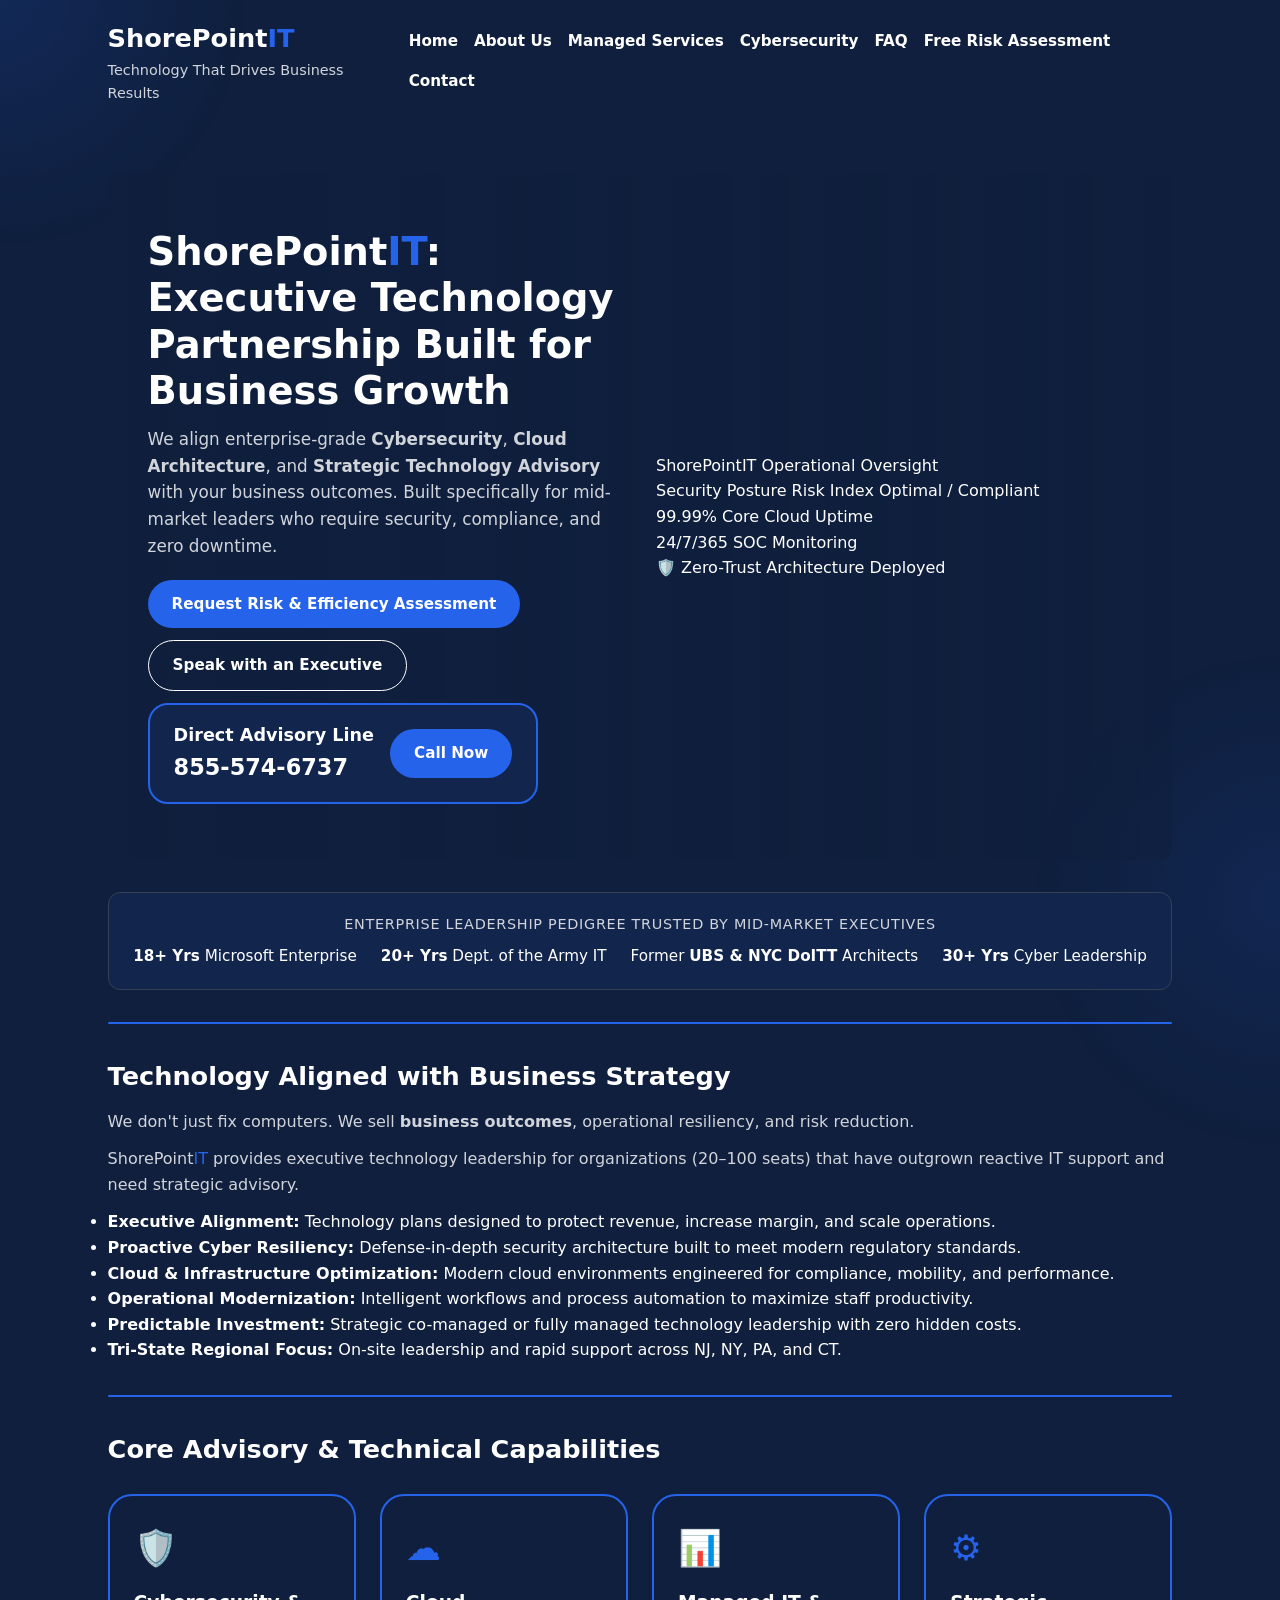
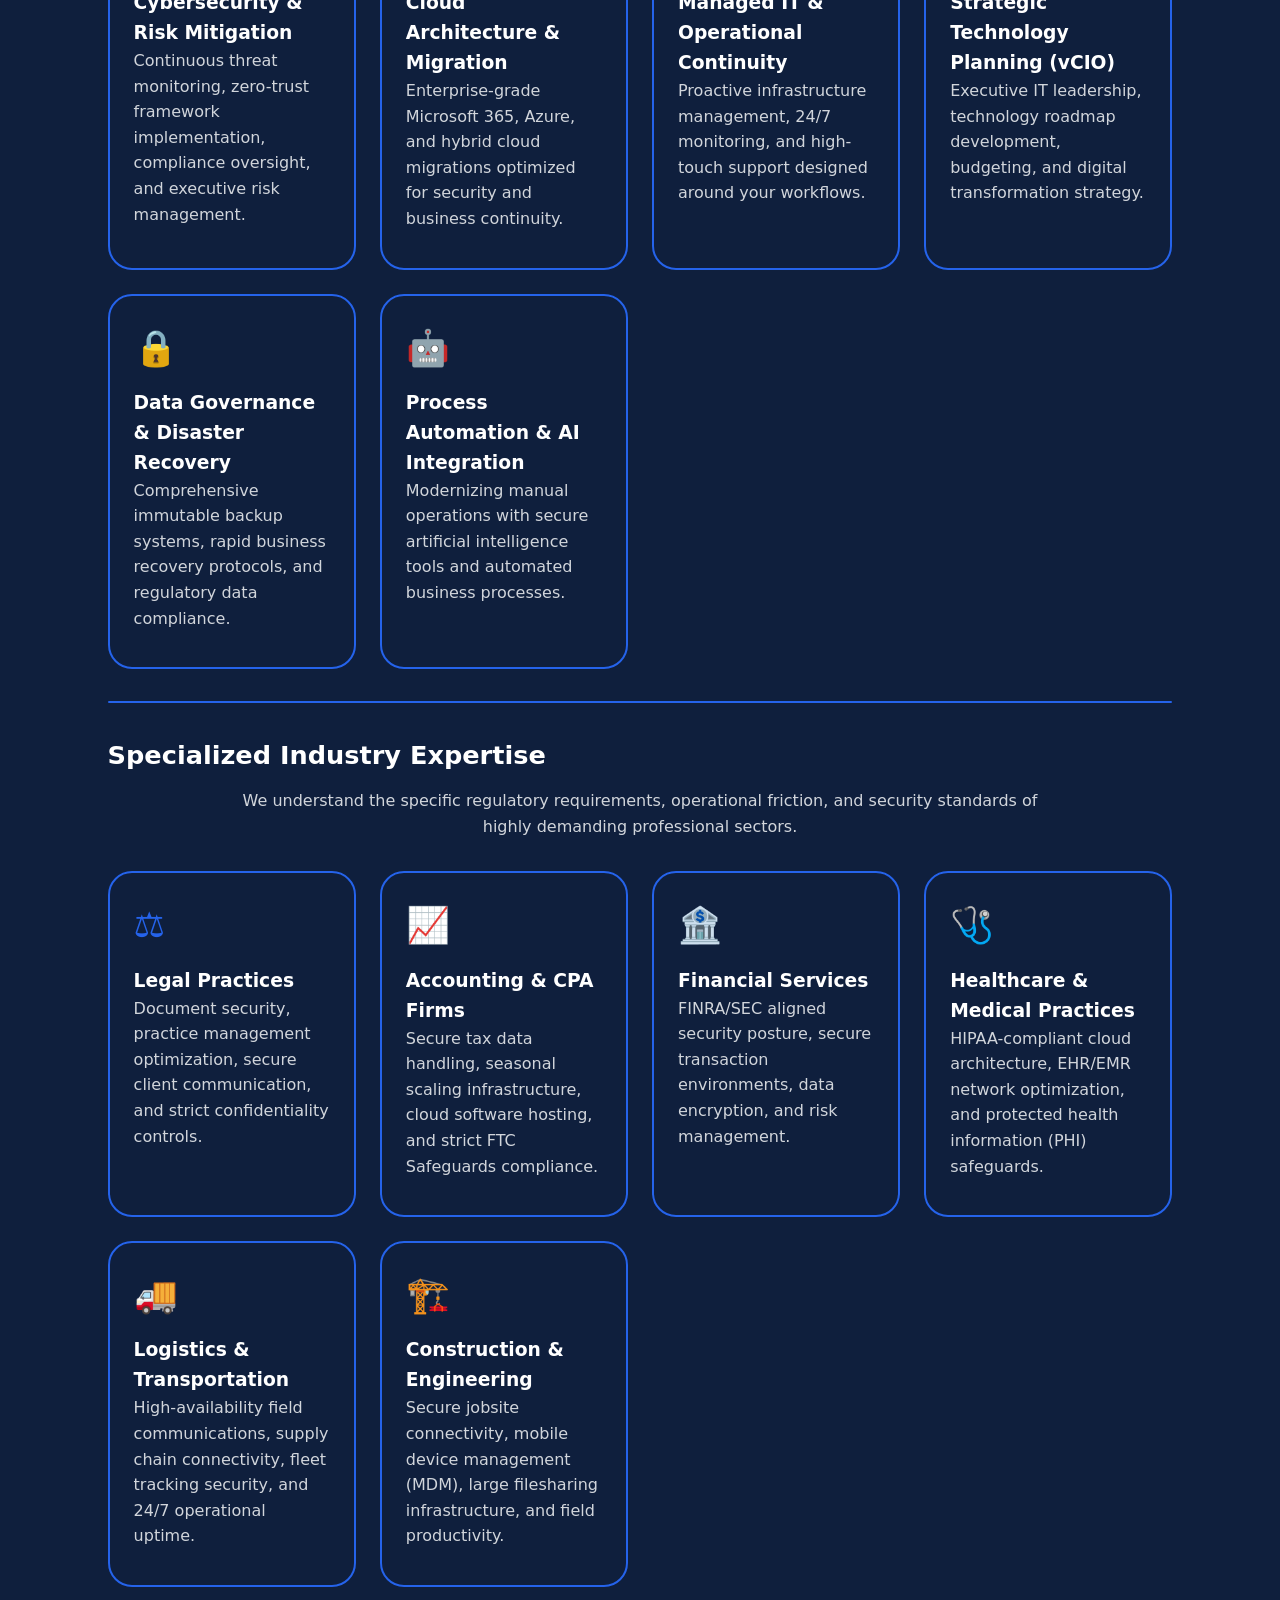
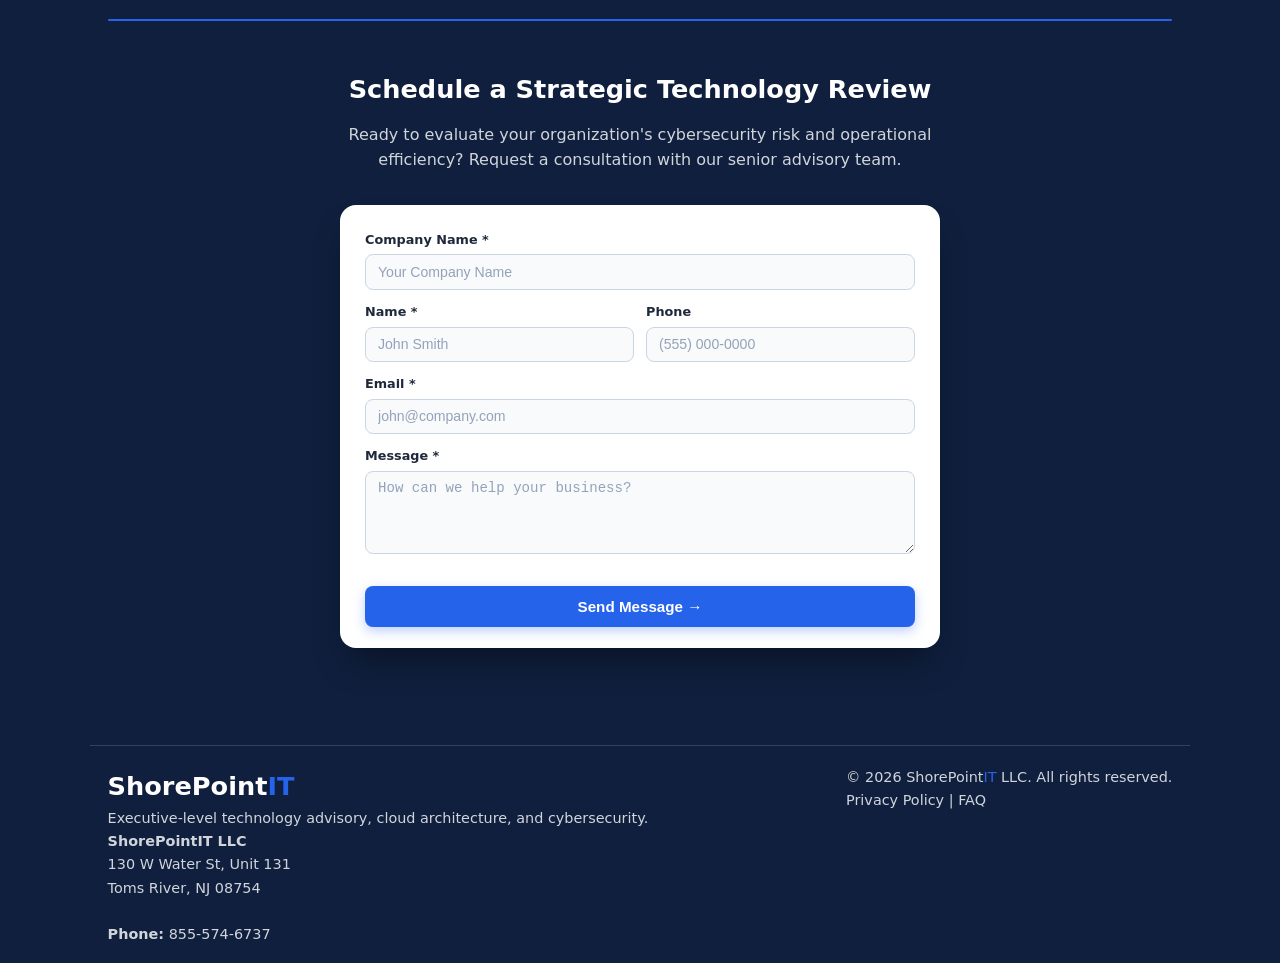
<file: index.html>
<!DOCTYPE html>
<!--
ShorePointIT Website
Version: 2.2.0
Page: Home (Executive Visuals & Modern Lead Form)
-->
<html lang="en">

<head>
  <meta charset="UTF-8" />
  <meta name="viewport" content="width=device-width, initial-scale=1" />
  <title>ShorePointIT | Strategic IT Advisory, Cybersecurity &amp; Cloud Solutions</title>
  <meta name="description"
    content="ShorePointIT provides executive-level technology advisory, cybersecurity, cloud architecture, and managed services for growing businesses across NJ, NY, PA, and CT.">

  <!-- Analytics Includes -->
  <script src="includes/analytics.js"></script>

  <!-- Google Fonts -->
  <link rel="preconnect" href="https://fonts.googleapis.com" />
  <link rel="preconnect" href="https://fonts.gstatic.com" crossorigin />
  <link href="https://fonts.googleapis.com/css2?family=Inter:wght@400;500;600;700;800;900&display=swap"
    rel="stylesheet" />

  <!-- ShorePointIT CSS -->
  <link rel="stylesheet" href="css/site.css" />

  <!-- Favicon -->
  <link rel="icon" type="image/png" href="/favicon.png" />

  <!-- Schema Include -->
  <script src="includes/schema.js"></script>

  <!-- Cloudflare Turnstile Anti-Bot Script -->
  <script src="https://challenges.cloudflare.com/turnstile/v0/api.js" async defer></script>
</head>

<body>
  <!-- Header Include -->
  <script src="includes/header.js"></script>

  <main>

    <!-- HERO SECTION WITH VISUAL DASHBOARD -->
    <section class="hero hero-grid-layout">
      <div class="hero-content">
        <h1>ShorePoint<span class="brand-it">IT</span>: Executive Technology Partnership Built for Business Growth</h1>
        <p>
          We align enterprise-grade <strong>Cybersecurity</strong>, <strong>Cloud Architecture</strong>, and
          <strong>Strategic Technology Advisory</strong> with your business outcomes. Built specifically for mid-market
          leaders who require security, compliance, and zero downtime.
        </p>

        <div class="btn-group">
          <a href="free-risk-review.html" class="btn-primary">Request Risk &amp; Efficiency Assessment</a>
          <a href="#contact" class="btn-secondary">Speak with an Executive</a>

          <div class="cta-box">
            <div>
              <h3>Direct Advisory Line</h3>
              <p>855‑574‑6737</p>
            </div>
            <a href="tel:8555746737" class="call-btn">Call Now</a>
          </div>
        </div>
      </div>

      <!-- VISUAL DASHBOARD GRAPHIC -->
      <div class="hero-visual">
        <div class="visual-card-wrapper">
          <div class="visual-card-header">
            <span class="status-dot green"></span>
            <span class="visual-card-title">ShorePointIT Operational Oversight</span>
          </div>
          <div class="visual-card-body">
            <div class="metric-row">
              <span class="metric-label">Security Posture Risk Index</span>
              <span class="metric-value status-low-risk">Optimal / Compliant</span>
            </div>
            <div class="metric-bar-container">
              <div class="metric-bar-fill" style="width: 94%;"></div>
            </div>

            <div class="grid-two-col">
              <div class="metric-box">
                <span class="metric-num">99.99%</span>
                <span class="metric-sub">Core Cloud Uptime</span>
              </div>
              <div class="metric-box">
                <span class="metric-num">24/7/365</span>
                <span class="metric-sub">SOC Monitoring</span>
              </div>
            </div>

            <div class="visual-badge">
              <span class="badge-icon">🛡️</span> Zero-Trust Architecture Deployed
            </div>
          </div>
        </div>
      </div>
    </section>

    <!-- EXECUTIVE LEADERSHIP CREDIBILITY BAR -->
    <section id="leadership-proof" class="proof-bar">
      <div class="proof-container">
        <p class="proof-title">Enterprise Leadership Pedigree Trusted By Mid-Market Executives</p>
        <div class="proof-credentials">
          <span><strong>18+ Yrs</strong> Microsoft Enterprise</span>
          <span><strong>20+ Yrs</strong> Dept. of the Army IT</span>
          <span>Former <strong>UBS &amp; NYC DoITT</strong> Architects</span>
          <span><strong>30+ Yrs</strong> Cyber Leadership</span>
        </div>
      </div>
    </section>

    <div class="accent-bar"></div>

    <!-- VALUE PROPOSITION -->
    <section id="why">
      <h2>Technology Aligned with Business Strategy</h2>
      <p>We don't just fix computers. We sell <strong>business outcomes</strong>, operational resiliency, and risk
        reduction.</p>
      <p>ShorePoint<span class="brand-it">IT</span> provides executive technology leadership for organizations (20–100
        seats) that have outgrown reactive IT support and need strategic advisory.</p>
      <ul>
        <li><strong>Executive Alignment:</strong> Technology plans designed to protect revenue, increase margin, and
          scale operations.</li>
        <li><strong>Proactive Cyber Resiliency:</strong> Defense-in-depth security architecture built to meet modern
          regulatory standards.</li>
        <li><strong>Cloud &amp; Infrastructure Optimization:</strong> Modern cloud environments engineered for
          compliance, mobility, and performance.</li>
        <li><strong>Operational Modernization:</strong> Intelligent workflows and process automation to maximize staff
          productivity.</li>
        <li><strong>Predictable Investment:</strong> Strategic co-managed or fully managed technology leadership with
          zero hidden costs.</li>
        <li><strong>Tri-State Regional Focus:</strong> On-site leadership and rapid support across NJ, NY, PA, and CT.
        </li>
      </ul>
    </section>

    <div class="accent-bar"></div>

    <!-- CORE CAPABILITIES -->
    <section id="services">
      <h2>Core Advisory &amp; Technical Capabilities</h2>

      <div class="industries-grid">

        <div class="oval-card">
          <div class="oval-icon">🛡️</div>
          <h3>Cybersecurity &amp; Risk Mitigation</h3>
          <p>Continuous threat monitoring, zero-trust framework implementation, compliance oversight, and executive risk
            management.</p>
        </div>

        <div class="oval-card">
          <div class="oval-icon">☁️</div>
          <h3>Cloud Architecture &amp; Migration</h3>
          <p>Enterprise-grade Microsoft 365, Azure, and hybrid cloud migrations optimized for security and business
            continuity.</p>
        </div>

        <div class="oval-card">
          <div class="oval-icon">📊</div>
          <h3>Managed IT &amp; Operational Continuity</h3>
          <p>Proactive infrastructure management, 24/7 monitoring, and high-touch support designed around your
            workflows.</p>
        </div>

        <div class="oval-card">
          <div class="oval-icon">⚙️</div>
          <h3>Strategic Technology Planning (vCIO)</h3>
          <p>Executive IT leadership, technology roadmap development, budgeting, and digital transformation strategy.
          </p>
        </div>

        <div class="oval-card">
          <div class="oval-icon">🔒</div>
          <h3>Data Governance &amp; Disaster Recovery</h3>
          <p>Comprehensive immutable backup systems, rapid business recovery protocols, and regulatory data compliance.
          </p>
        </div>

        <div class="oval-card">
          <div class="oval-icon">🤖</div>
          <h3>Process Automation &amp; AI Integration</h3>
          <p>Modernizing manual operations with secure artificial intelligence tools and automated business processes.
          </p>
        </div>

      </div>
    </section>

    <div class="accent-bar"></div>

    <!-- TARGET INDUSTRIES -->
    <section id="industries">
      <h2>Specialized Industry Expertise</h2>
      <p style="text-align: center; max-width: 800px; margin: 0 auto 2rem auto;">
        We understand the specific regulatory requirements, operational friction, and security standards of highly
        demanding professional sectors.
      </p>

      <div class="industries-grid">

        <div class="oval-card">
          <div class="oval-icon">⚖️</div>
          <h3>Legal Practices</h3>
          <p>Document security, practice management optimization, secure client communication, and strict
            confidentiality controls.</p>
        </div>

        <div class="oval-card">
          <div class="oval-icon">📈</div>
          <h3>Accounting &amp; CPA Firms</h3>
          <p>Secure tax data handling, seasonal scaling infrastructure, cloud software hosting, and strict FTC
            Safeguards compliance.</p>
        </div>

        <div class="oval-card">
          <div class="oval-icon">🏦</div>
          <h3>Financial Services</h3>
          <p>FINRA/SEC aligned security posture, secure transaction environments, data encryption, and risk management.
          </p>
        </div>

        <div class="oval-card">
          <div class="oval-icon">🩺</div>
          <h3>Healthcare &amp; Medical Practices</h3>
          <p>HIPAA-compliant cloud architecture, EHR/EMR network optimization, and protected health information (PHI)
            safeguards.</p>
        </div>

        <div class="oval-card">
          <div class="oval-icon">🚚</div>
          <h3>Logistics &amp; Transportation</h3>
          <p>High-availability field communications, supply chain connectivity, fleet tracking security, and 24/7
            operational uptime.</p>
        </div>

        <div class="oval-card">
          <div class="oval-icon">🏗️</div>
          <h3>Construction &amp; Engineering</h3>
          <p>Secure jobsite connectivity, mobile device management (MDM), large filesharing infrastructure, and field
            productivity.</p>
        </div>

      </div>
    </section>

    <div class="accent-bar"></div>

    <!-- CONTACT & AUDIT REQUEST FORM (MODERN WHITE CARD UI) -->
    <section id="contact" style="max-width: 600px; margin: 3rem auto;">
      <h2 style="text-align: center;">Schedule a Strategic Technology Review</h2>
      <p style="text-align: center; margin-bottom: 2rem;">
        Ready to evaluate your organization's cybersecurity risk and operational efficiency? Request a consultation with
        our senior advisory team.
      </p>

      <div class="modern-form-card">
        <form action="https://api.web3forms.com/submit" method="POST">

          <!-- Web3Forms Config -->
          <input type="hidden" name="access_key" value="095e9023-bd91-4c89-a911-679292d03235">
          <input type="hidden" name="from_name" value="ShorePointIT Website Lead">
          <input type="hidden" name="redirect" value="https://shorepointit.com/thank-you.html">
          <input type="checkbox" name="botcheck" style="display:none;">

          <div class="form-group">
            <label for="idx-company">Company Name *</label>
            <input type="text" id="idx-company" name="company" class="modern-input" placeholder="Your Company Name"
              required>
          </div>

          <div class="form-grid-2col">
            <div class="form-group">
              <label for="idx-name">Name *</label>
              <input type="text" id="idx-name" name="name" class="modern-input" placeholder="John Smith" required>
            </div>

            <div class="form-group">
              <label for="idx-phone">Phone</label>
              <input type="tel" id="idx-phone" name="phone" class="modern-input" placeholder="(555) 000-0000">
            </div>
          </div>

          <div class="form-group">
            <label for="idx-email">Email *</label>
            <input type="email" id="idx-email" name="email" class="modern-input" placeholder="john@company.com"
              required>
          </div>

          <div class="form-group">
            <label for="idx-message">Message *</label>
            <textarea id="idx-message" name="message" class="modern-input" rows="4"
              placeholder="How can we help your business?" required style="resize: vertical;"></textarea>
          </div>

          <!-- Cloudflare Turnstile Anti-Bot Widget -->
          <div class="turnstile-wrapper">
            <div class="cf-turnstile" data-sitekey="0x4AAAAAAENQKEGJKMssif2w"></div>
          </div>

          <input type="hidden" name="subject" value="New ShorePointIT Website Lead">
          <button type="submit" class="btn-modern-submit">
            Send Message →
          </button>

        </form>
      </div>
    </section>

  </main>

  <!-- FOOTER INCLUDE -->
  <script src="includes/footer.js"></script>

  <!-- Mobile Nav Script -->
  <script>
    var menuToggle = document.getElementById('menuToggle');
    if (menuToggle) {
      menuToggle.addEventListener('click', function () {
        document.getElementById('mainNav').classList.toggle('active');
      });
    }
  </script>

  <!-- Google Tag Manager (noscript) -->
  <noscript><iframe src="https://www.googletagmanager.com/ns.html?id=GTM-WRJ8XN4M" height="0" width="0"
      style="display:none;visibility:hidden"></iframe></noscript>
</body>

</html>
</file>
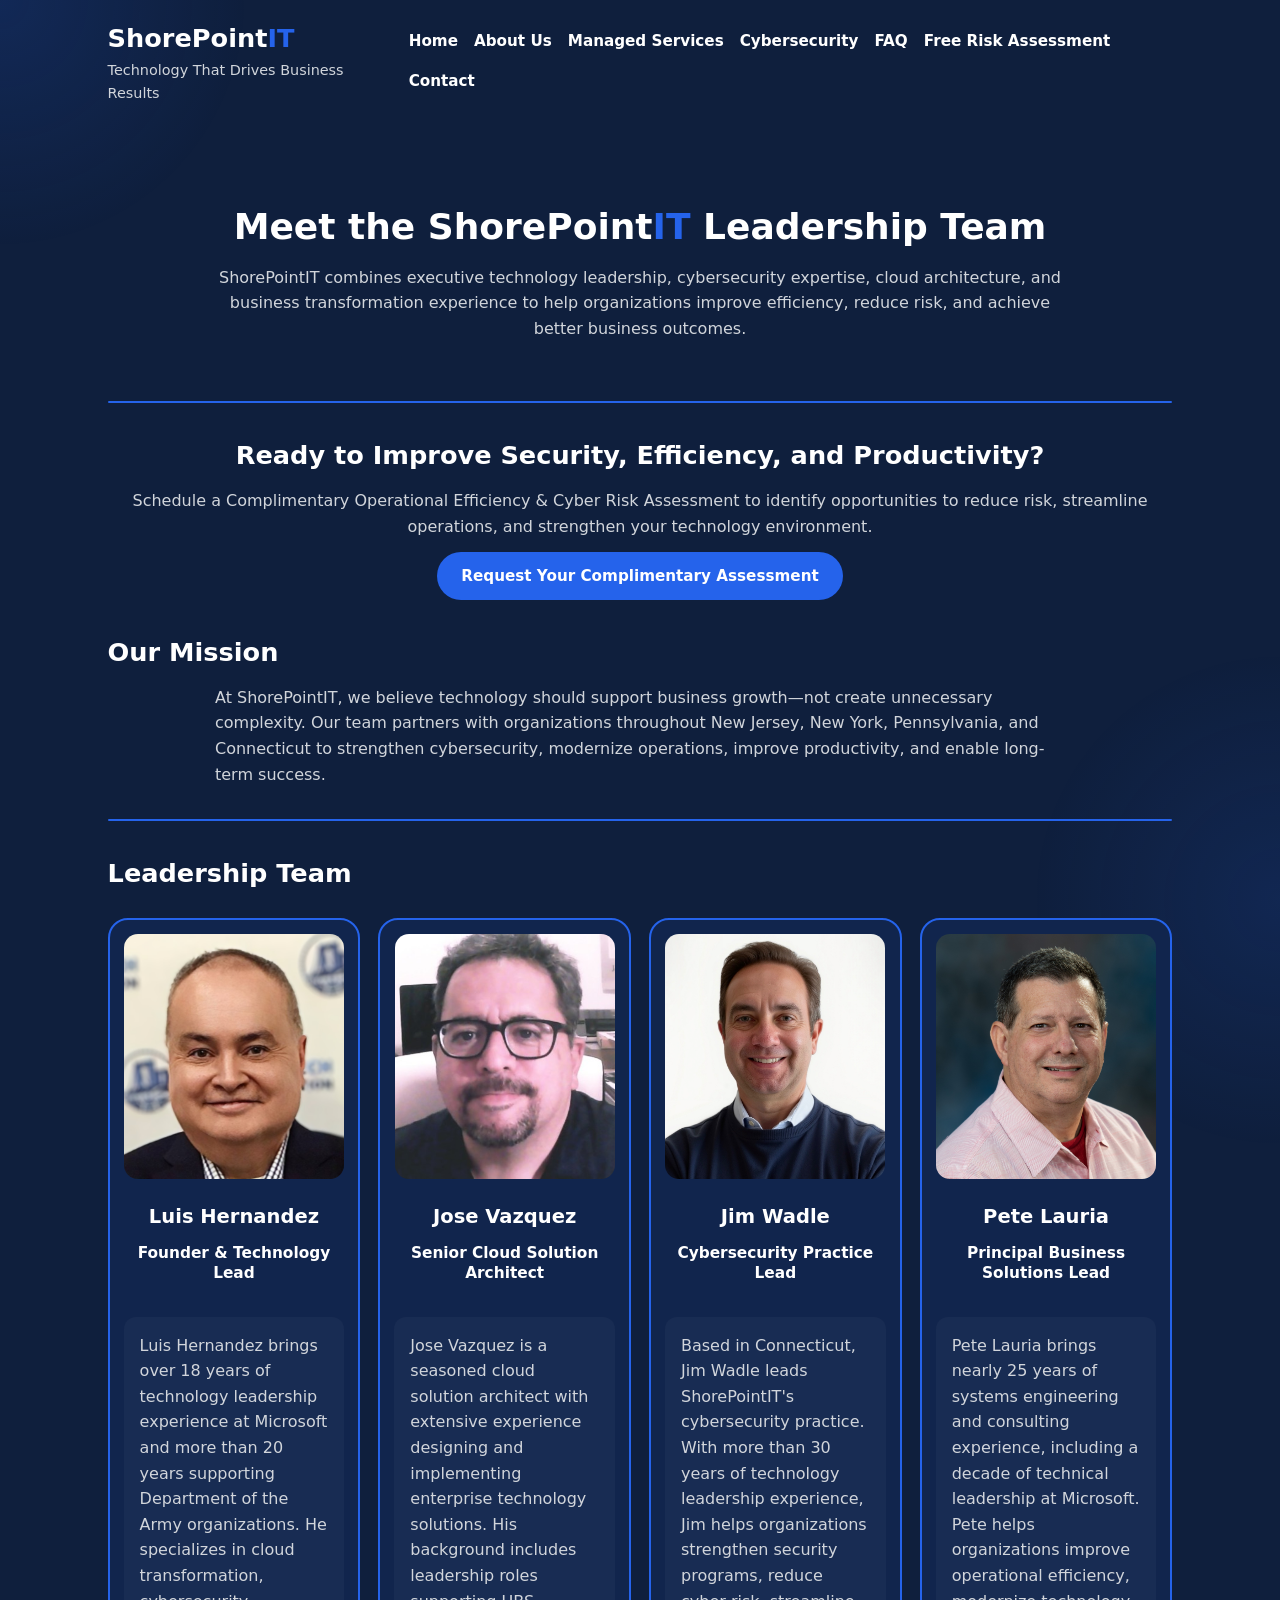
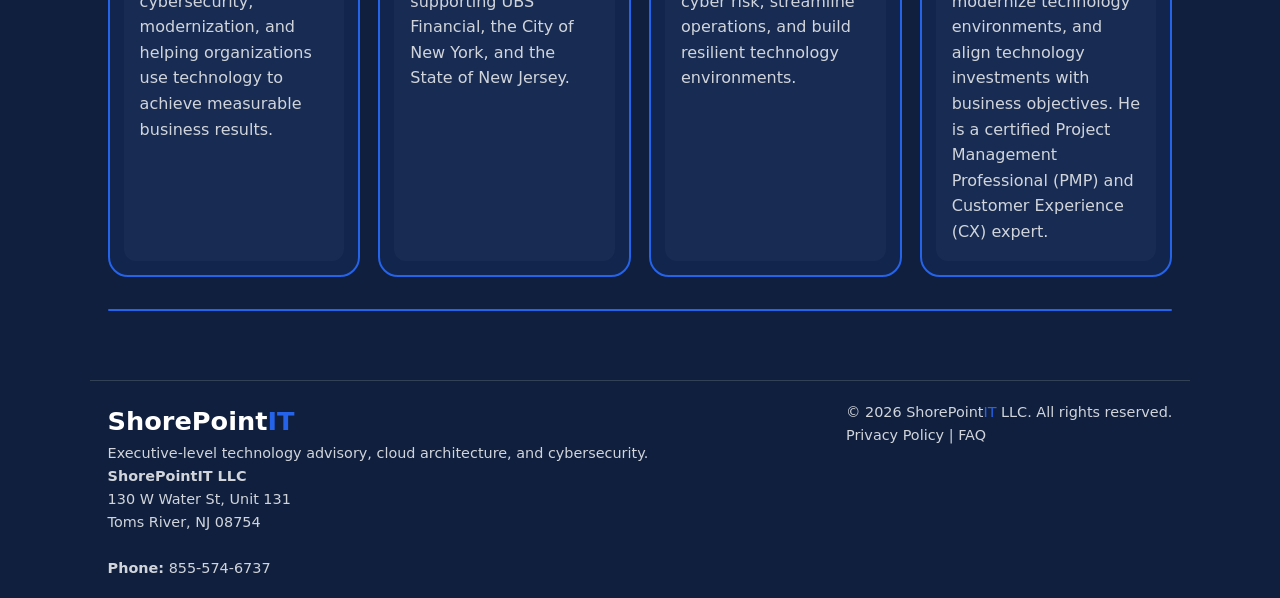
<file: About-us.html>
<!DOCTYPE html>

<!--
ShorePointIT Website
Version: 1.0.1
Last Updated: 2026-07-10
Page: Home
-->

<html lang="en">

<head>
    <meta charset="UTF-8" />
    <meta name="viewport" content="width=device-width, initial-scale=1" />
    <title>About Us | ShorePointIT</title>
    <meta name="description" content="Meet the leadership team at ShorePointIT LLC." />

    <!-- Favicon -->
    <link rel="icon" type="image/png" href="/favicon.png" />

    <!-- Google Fonts -->
    <link rel="preconnect" href="https://fonts.googleapis.com" />
    <link rel="preconnect" href="https://fonts.gstatic.com" crossorigin />
    <link href="https://fonts.googleapis.com/css2?family=Inter:wght@400;500;600;700;800;900&display=swap"
        rel="stylesheet" />

    <!-- ShorePointIT CSS -->
    <link rel="stylesheet" href="css/site.css" />
    <!-- Google tag (gtag.js) -->
    <script async src="https://www.googletagmanager.com/gtag/js?id=G-TNV38K77GR"></script>
    <script>
        window.dataLayer = window.dataLayer || [];
        function gtag() { dataLayer.push(arguments); }
        gtag('js', new Date());

        gtag('config', 'G-TNV38K77GR');
    </script>
    <script type="text/javascript">
        (function (c, l, a, r, i, t, y) {
            c[a] = c[a] || function () { (c[a].q = c[a].q || []).push(arguments) };
            t = l.createElement(r); t.async = 1; t.src = "https://www.clarity.ms/tag/" + i;
            y = l.getElementsByTagName(r)[0]; y.parentNode.insertBefore(t, y);
        })(window, document, "clarity", "script", "xmm7xh1mbg");
    </script>

    <!-- Google Tag Manager -->
    <script>(function (w, d, s, l, i) {
            w[l] = w[l] || []; w[l].push({
                'gtm.start':
                    new Date().getTime(), event: 'gtm.js'
            }); var f = d.getElementsByTagName(s)[0],
                j = d.createElement(s), dl = l != 'dataLayer' ? '&l=' + l : ''; j.async = true; j.src =
                    'https://www.googletagmanager.com/gtm.js?id=' + i + dl; f.parentNode.insertBefore(j, f);
        })(window, document, 'script', 'dataLayer', 'GTM-WRJ8XN4M');</script>
    <!-- End Google Tag Manager -->
</head>

<body>


    <script src="includes/header.js"></script>





    <main>

        <!-- HERO -->
        <section class="hero-page">
            <h1>Meet the ShorePoint<span class="brand-it">IT</span> Leadership Team</h1>

            <p class="about-intro">
                ShorePointIT combines executive technology leadership, cybersecurity expertise,
                cloud architecture, and business transformation experience to help organizations
                improve efficiency, reduce risk, and achieve better business outcomes.
            </p>
        </section>

        <div class="accent-bar"></div>


        <!-- CTA -->
        <section style="text-align:center;">
            <h2>Ready to Improve Security, Efficiency, and Productivity?</h2>

            <p>
                Schedule a Complimentary Operational Efficiency &amp; Cyber Risk Assessment to
                identify opportunities to reduce risk, streamline operations, and strengthen
                your technology environment.
            </p>

            <a href="free-risk-review.html" class="btn-primary">
                Request Your Complimentary Assessment
            </a>
        </section>
        <!-- ABOUT -->
        <section>
            <h2>Our Mission</h2>

            <p class="about-intro">
                At ShorePointIT, we believe technology should support business growth—not create
                unnecessary complexity. Our team partners with organizations throughout New Jersey,
                New York, Pennsylvania, and Connecticut to strengthen cybersecurity, modernize
                operations, improve productivity, and enable long-term success.
            </p>
        </section>

        <div class="accent-bar"></div>

        <!-- LEADERSHIP TEAM -->
        <section>
            <h2>Leadership Team</h2>

            <div class="team-grid">

                <!-- Luis -->
                <div class="team-card">
                    <img src="images/luis-profile.JPG" alt="Luis Hernandez"
                        style="width:320px;height:320px;object-fit:cover;object-position:center top;display:block;margin:0 auto 20px auto;border-radius:14px;">


                    <h3>Luis Hernandez</h3>

                    <p class="team-title">
                        Founder &amp; Technology Lead
                    </p>

                    <div class="bio-box">
                        <p>
                            Luis Hernandez brings over 18 years of technology leadership experience
                            at Microsoft and more than 20 years supporting Department of the Army
                            organizations. He specializes in cloud transformation, cybersecurity,
                            modernization, and helping organizations use technology to achieve
                            measurable business results.
                        </p>
                    </div>

                </div>

                <!-- Jose -->
                <div class="team-card">

                    <img src="images/jose-vazquez.jpeg" alt="Jose Vazquez"
                        style="width:235px;height:260px;object-fit:cover;object-position:center top;display:block;margin:0 auto 20px auto;border-radius:14px;">

                    <h3>Jose Vazquez</h3>

                    <p class="team-title">
                        Senior Cloud Solution Architect
                    </p>

                    <div class="bio-box">
                        <p>
                            Jose Vazquez is a seasoned cloud solution architect with extensive experience
                            designing and implementing enterprise technology solutions. His
                            background includes leadership roles supporting UBS Financial, the City of New York,
                            and the State of New Jersey.
                        </p>
                    </div>

                </div>

                <!-- Jim -->
                <div class="team-card">

                    <img src="images/wadle.jpg" alt="Jim Wadle"
                        style="width:235px;height:260px;object-fit:cover;object-position:center top;display:block;margin:0 auto 20px auto;border-radius:14px;">

                    <h3>Jim Wadle</h3>

                    <p class="team-title">
                        Cybersecurity Practice Lead
                    </p>

                    <div class="bio-box">
                        <p>
                            Based in Connecticut, Jim Wadle leads ShorePointIT's cybersecurity
                            practice. With more than 30 years of technology leadership experience,
                            Jim helps organizations strengthen security programs, reduce cyber risk,
                            streamline operations, and build resilient technology environments.
                        </p>
                    </div>

                </div>

                <!-- Pete -->
                <div class="team-card">

                    <img src="images/lauria.jpg" alt="Pete Lauria"
                        style="width:235px;height:260px;object-fit:cover;object-position:center top;display:block;margin:0 auto 20px auto;border-radius:14px;">

                    <h3>Pete Lauria</h3>

                    <p class="team-title">
                        Principal Business Solutions Lead
                    </p>

                    <div class="bio-box">
                        <p>
                            Pete Lauria brings nearly 25 years of systems engineering and consulting
                            experience, including a decade of technical leadership at Microsoft.
                            Pete helps organizations improve operational efficiency, modernize
                            technology environments, and align technology investments with business
                            objectives. He is a certified Project Management Professional (PMP) and
                            Customer Experience (CX) expert.
                        </p>
                    </div>

                </div>

            </div>

        </section>

        <div class="accent-bar"></div>


    </main>

    <script>
        document.getElementById('year').textContent = new Date().getFullYear();
    </script>

    <script>
        document.getElementById('menuToggle').addEventListener('click', function () {
            document.getElementById('mainNav').classList.toggle('active');
        });
    </script>
    <!-- FOOTER -->

    <script src="includes/footer.js"></script>

    <!-- Google Tag Manager (noscript) -->
    <noscript><iframe src="https://www.googletagmanager.com/ns.html?id=GTM-WRJ8XN4M" height="0" width="0"
            style="display:none;visibility:hidden"></iframe></noscript>
    <!-- End Google Tag Manager (noscript) -->
</body>

</html>
</file>
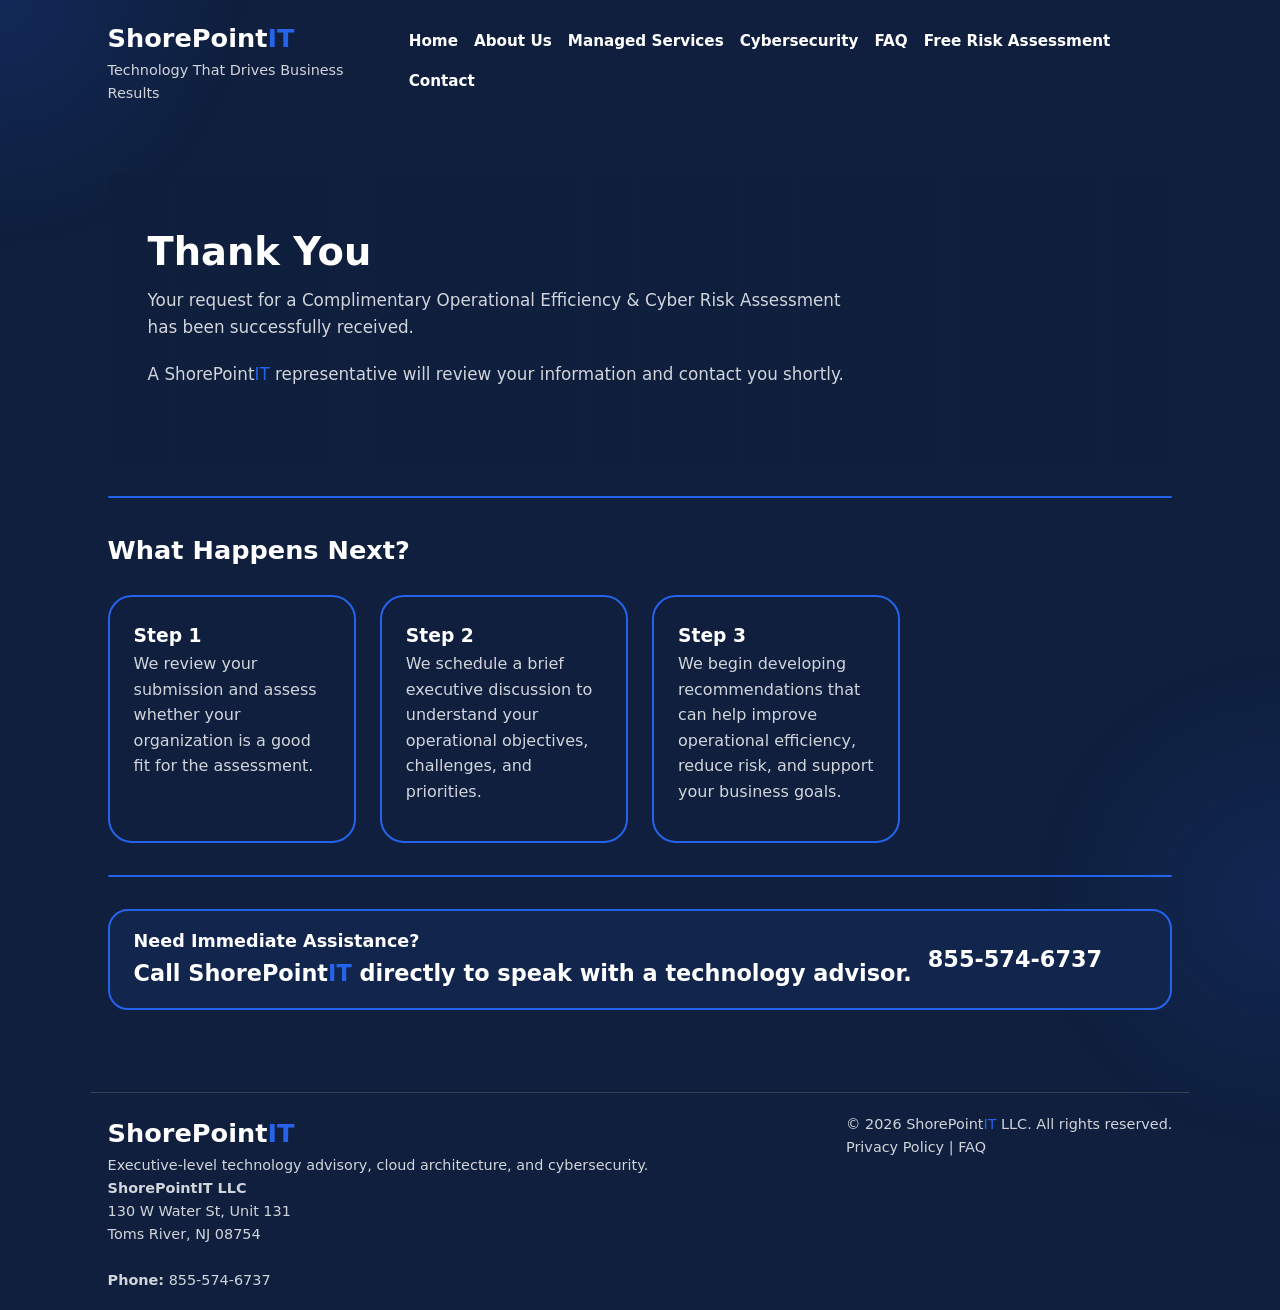
<file: assessment-thank-you.html>
<!DOCTYPE html>

<!--
ShorePointIT Website
Version: 1.0.1
Last Updated: 2026-07-10
Page: Home
-->

<html lang="en">

<head>
    <meta charset="UTF-8" />
    <meta name="viewport" content="width=device-width, initial-scale=1" />
    <title>About Us | ShorePointIT</title>
    <meta name="description" content="Meet the leadership team at ShorePointIT LLC." />

    <!-- Favicon -->
    <link rel="icon" type="image/png" href="/favicon.png" />

    <!-- Google Fonts -->
    <link rel="preconnect" href="https://fonts.googleapis.com" />
    <link rel="preconnect" href="https://fonts.gstatic.com" crossorigin />
    <link href="https://fonts.googleapis.com/css2?family=Inter:wght@400;500;600;700;800;900&display=swap"
        rel="stylesheet" />

    <!-- ShorePointIT CSS -->
    <link rel="stylesheet" href="css/site.css" />
    <!-- Google tag (gtag.js) -->
    <script async src="https://www.googletagmanager.com/gtag/js?id=G-TNV38K77GR"></script>
    <script>
        window.dataLayer = window.dataLayer || [];
        function gtag() { dataLayer.push(arguments); }
        gtag('js', new Date());

        gtag('config', 'G-TNV38K77GR');
    </script>
    <script type="text/javascript">
        (function (c, l, a, r, i, t, y) {
            c[a] = c[a] || function () { (c[a].q = c[a].q || []).push(arguments) };
            t = l.createElement(r); t.async = 1; t.src = "https://www.clarity.ms/tag/" + i;
            y = l.getElementsByTagName(r)[0]; y.parentNode.insertBefore(t, y);
        })(window, document, "clarity", "script", "xmm7xh1mbg");
    </script>

    <!-- Google Tag Manager -->
    <script>(function (w, d, s, l, i) {
            w[l] = w[l] || []; w[l].push({
                'gtm.start':
                    new Date().getTime(), event: 'gtm.js'
            }); var f = d.getElementsByTagName(s)[0],
                j = d.createElement(s), dl = l != 'dataLayer' ? '&l=' + l : ''; j.async = true; j.src =
                    'https://www.googletagmanager.com/gtm.js?id=' + i + dl; f.parentNode.insertBefore(j, f);
        })(window, document, 'script', 'dataLayer', 'GTM-WRJ8XN4M');</script>
    <!-- End Google Tag Manager -->

</head>
<script src="includes/header.js"></script>

<main>

    <section class="hero">

        <h1>Thank You</h1>

        <p>
            Your request for a Complimentary Operational Efficiency &
            Cyber Risk Assessment has been successfully received.
        </p>

        <p>
            A ShorePoint<span class="brand-it">IT</span> representative
            will review your information and contact you shortly.
        </p>

    </section>

    <div class="accent-bar"></div>

    <section>

        <h2>What Happens Next?</h2>

        <div class="industries-grid">

            <div class="oval-card">

                <h3>Step 1</h3>

                <p>
                    We review your submission and assess whether your
                    organization is a good fit for the assessment.
                </p>

            </div>

            <div class="oval-card">

                <h3>Step 2</h3>

                <p>
                    We schedule a brief executive discussion to understand
                    your operational objectives, challenges, and priorities.
                </p>

            </div>

            <div class="oval-card">

                <h3>Step 3</h3>

                <p>
                    We begin developing recommendations that can help
                    improve operational efficiency, reduce risk, and
                    support your business goals.
                </p>

            </div>

        </div>

    </section>

    <div class="accent-bar"></div>

    <section>

        <div class="cta-box">

            <div>

                <h3>Need Immediate Assistance?</h3>

                <p>
                    Call ShorePoint<span class="brand-it">IT</span> directly
                    to speak with a technology advisor.
                </p>

            </div>

            <p>
                <strong>855‑574‑6737</strong>
            </p>

        </div>

    </section>

</main>

<body>


    <script src="includes/footer.js"></script>
    <!-- Google Tag Manager (noscript) -->
    <noscript><iframe src="https://www.googletagmanager.com/ns.html?id=GTM-WRJ8XN4M" height="0" width="0"
            style="display:none;visibility:hidden"></iframe></noscript>
    <!-- End Google Tag Manager (noscript) -->
</body>

</html>
</file>
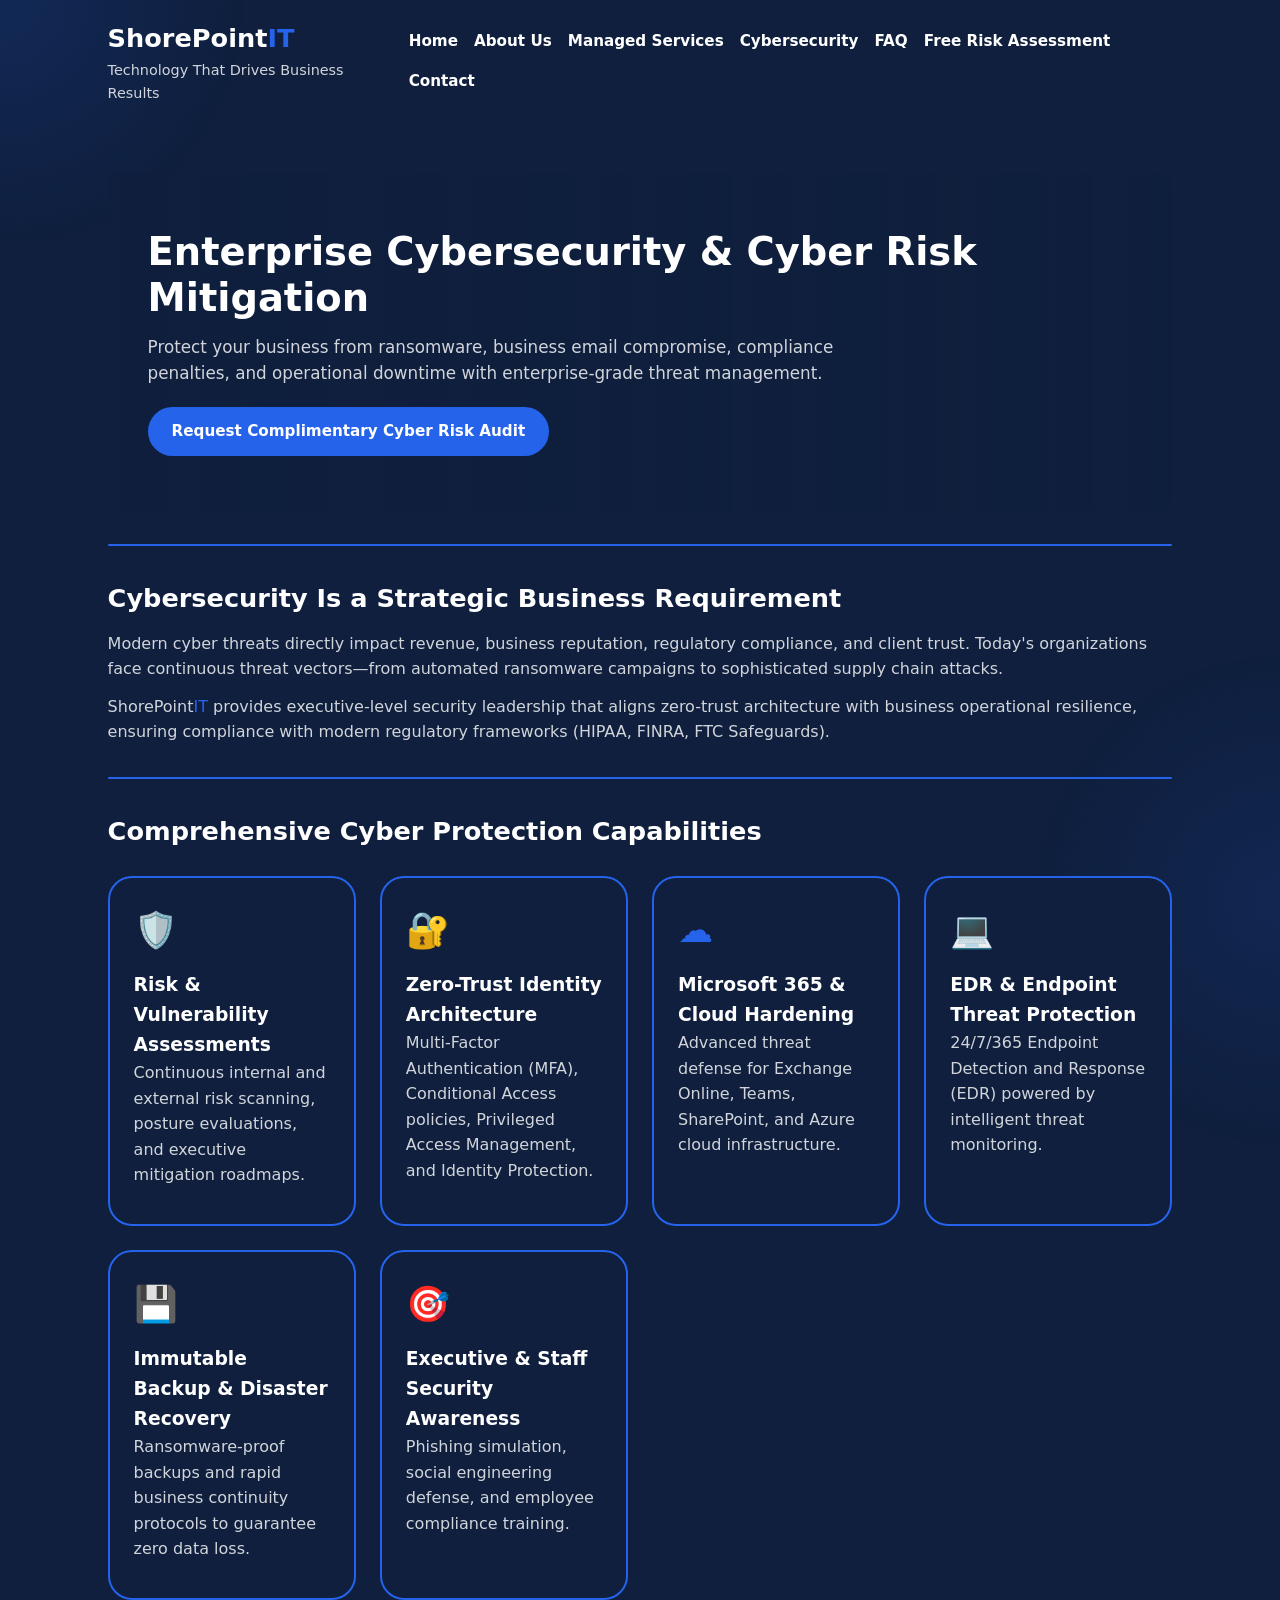
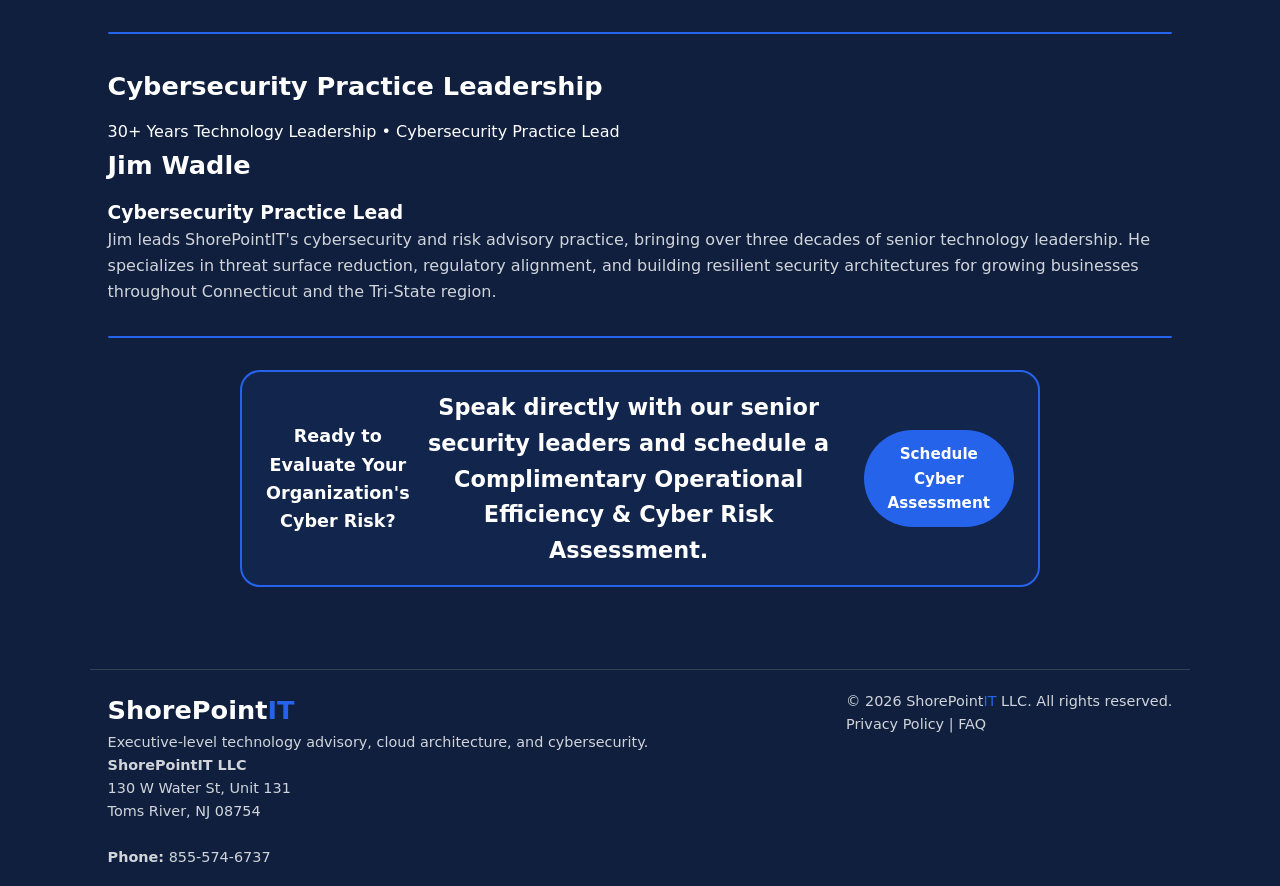
<file: cybersecurity.html>
<!DOCTYPE html>
<!--
ShorePointIT Website
Version: 2.1.0
Page: Cybersecurity Services
-->
<html lang="en">

<head>
    <meta charset="UTF-8" />
    <meta name="viewport" content="width=device-width, initial-scale=1" />
    <title>Cybersecurity & Risk Mitigation | ShorePointIT</title>
    <meta name="description"
        content="Enterprise-grade cybersecurity, zero-trust architecture, threat monitoring, and compliance management for growing businesses across NJ, NY, PA, and CT." />

    <!-- Favicon -->
    <link rel="icon" type="image/png" href="/favicon.png" />

    <!-- Google Fonts -->
    <link rel="preconnect" href="https://fonts.googleapis.com" />
    <link rel="preconnect" href="https://fonts.gstatic.com" crossorigin />
    <link href="https://fonts.googleapis.com/css2?family=Inter:wght@400;500;600;700;800;900&display=swap"
        rel="stylesheet" />

    <!-- ShorePointIT CSS -->
    <link rel="stylesheet" href="css/site.css" />

    <!-- Analytics Includes -->
    <script src="includes/analytics.js"></script>

    <!-- Schema Include -->
    <script src="includes/schema.js"></script>
</head>

<body>

    <!-- HEADER INCLUDE -->
    <script src="includes/header.js"></script>

    <main>

        <section class="hero">
            <h1>Enterprise Cybersecurity &amp; Cyber Risk Mitigation</h1>
            <p>
                Protect your business from ransomware, business email compromise, compliance penalties, and operational
                downtime with enterprise-grade threat management.
            </p>
            <div class="btn-group">
                <a href="free-risk-review.html" class="btn-primary">Request Complimentary Cyber Risk Audit</a>
            </div>
        </section>

        <div class="accent-bar"></div>

        <section>
            <h2>Cybersecurity Is a Strategic Business Requirement</h2>
            <p>
                Modern cyber threats directly impact revenue, business reputation, regulatory compliance, and client
                trust. Today's organizations face continuous threat vectors—from automated ransomware campaigns to
                sophisticated supply chain attacks.
            </p>
            <p>
                ShorePoint<span class="brand-it">IT</span> provides executive-level security leadership that aligns
                zero-trust architecture with business operational resilience, ensuring compliance with modern regulatory
                frameworks (HIPAA, FINRA, FTC Safeguards).
            </p>
        </section>

        <div class="accent-bar"></div>

        <section>
            <h2>Comprehensive Cyber Protection Capabilities</h2>

            <div class="industries-grid">

                <div class="oval-card">
                    <div class="oval-icon">🛡️</div>
                    <h3>Risk &amp; Vulnerability Assessments</h3>
                    <p>Continuous internal and external risk scanning, posture evaluations, and executive mitigation
                        roadmaps.</p>
                </div>

                <div class="oval-card">
                    <div class="oval-icon">🔐</div>
                    <h3>Zero-Trust Identity Architecture</h3>
                    <p>Multi-Factor Authentication (MFA), Conditional Access policies, Privileged Access Management, and
                        Identity Protection.</p>
                </div>

                <div class="oval-card">
                    <div class="oval-icon">☁️</div>
                    <h3>Microsoft 365 &amp; Cloud Hardening</h3>
                    <p>Advanced threat defense for Exchange Online, Teams, SharePoint, and Azure cloud infrastructure.
                    </p>
                </div>

                <div class="oval-card">
                    <div class="oval-icon">💻</div>
                    <h3>EDR &amp; Endpoint Threat Protection</h3>
                    <p>24/7/365 Endpoint Detection and Response (EDR) powered by intelligent threat monitoring.</p>
                </div>

                <div class="oval-card">
                    <div class="oval-icon">💾</div>
                    <h3>Immutable Backup &amp; Disaster Recovery</h3>
                    <p>Ransomware-proof backups and rapid business continuity protocols to guarantee zero data loss.</p>
                </div>

                <div class="oval-card">
                    <div class="oval-icon">🎯</div>
                    <h3>Executive &amp; Staff Security Awareness</h3>
                    <p>Phishing simulation, social engineering defense, and employee compliance training.</p>
                </div>

            </div>
        </section>

        <div class="accent-bar"></div>

        <section>
            <h2>Cybersecurity Practice Leadership</h2>

            <div class="bio-card">
                <div class="bio-content">
                    <div class="bio-badge">
                        30+ Years Technology Leadership • Cybersecurity Practice Lead
                    </div>
                    <h2>Jim Wadle</h2>
                    <h3>Cybersecurity Practice Lead</h3>
                    <p>
                        Jim leads ShorePointIT's cybersecurity and risk advisory practice, bringing over three decades
                        of senior technology leadership. He specializes in threat surface reduction, regulatory
                        alignment, and building resilient security architectures for growing businesses throughout
                        Connecticut and the Tri-State region.
                    </p>
                </div>
            </div>
        </section>

        <div class="accent-bar"></div>

        <section>
            <div class="cta-box" style="text-align: center; max-width: 800px; margin: 0 auto;">
                <h3>Ready to Evaluate Your Organization's Cyber Risk?</h3>
                <p>
                    Speak directly with our senior security leaders and schedule a Complimentary Operational Efficiency
                    &amp; Cyber Risk Assessment.
                </p>
                <br>
                <a href="free-risk-review.html" class="btn-primary">Schedule Cyber Assessment</a>
            </div>
        </section>

    </main>

    <!-- FOOTER INCLUDE -->
    <script src="includes/footer.js"></script>

    <!-- Mobile Nav Script -->
    <script>
        var menuToggle = document.getElementById('menuToggle');
        if (menuToggle) {
            menuToggle.addEventListener('click', function () {
                document.getElementById('mainNav').classList.toggle('active');
            });
        }
    </script>

    <!-- Google Tag Manager (noscript) -->
    <noscript><iframe src="https://www.googletagmanager.com/ns.html?id=GTM-WRJ8XN4M" height="0" width="0"
            style="display:none;visibility:hidden"></iframe></noscript>
</body>

</html>
</file>
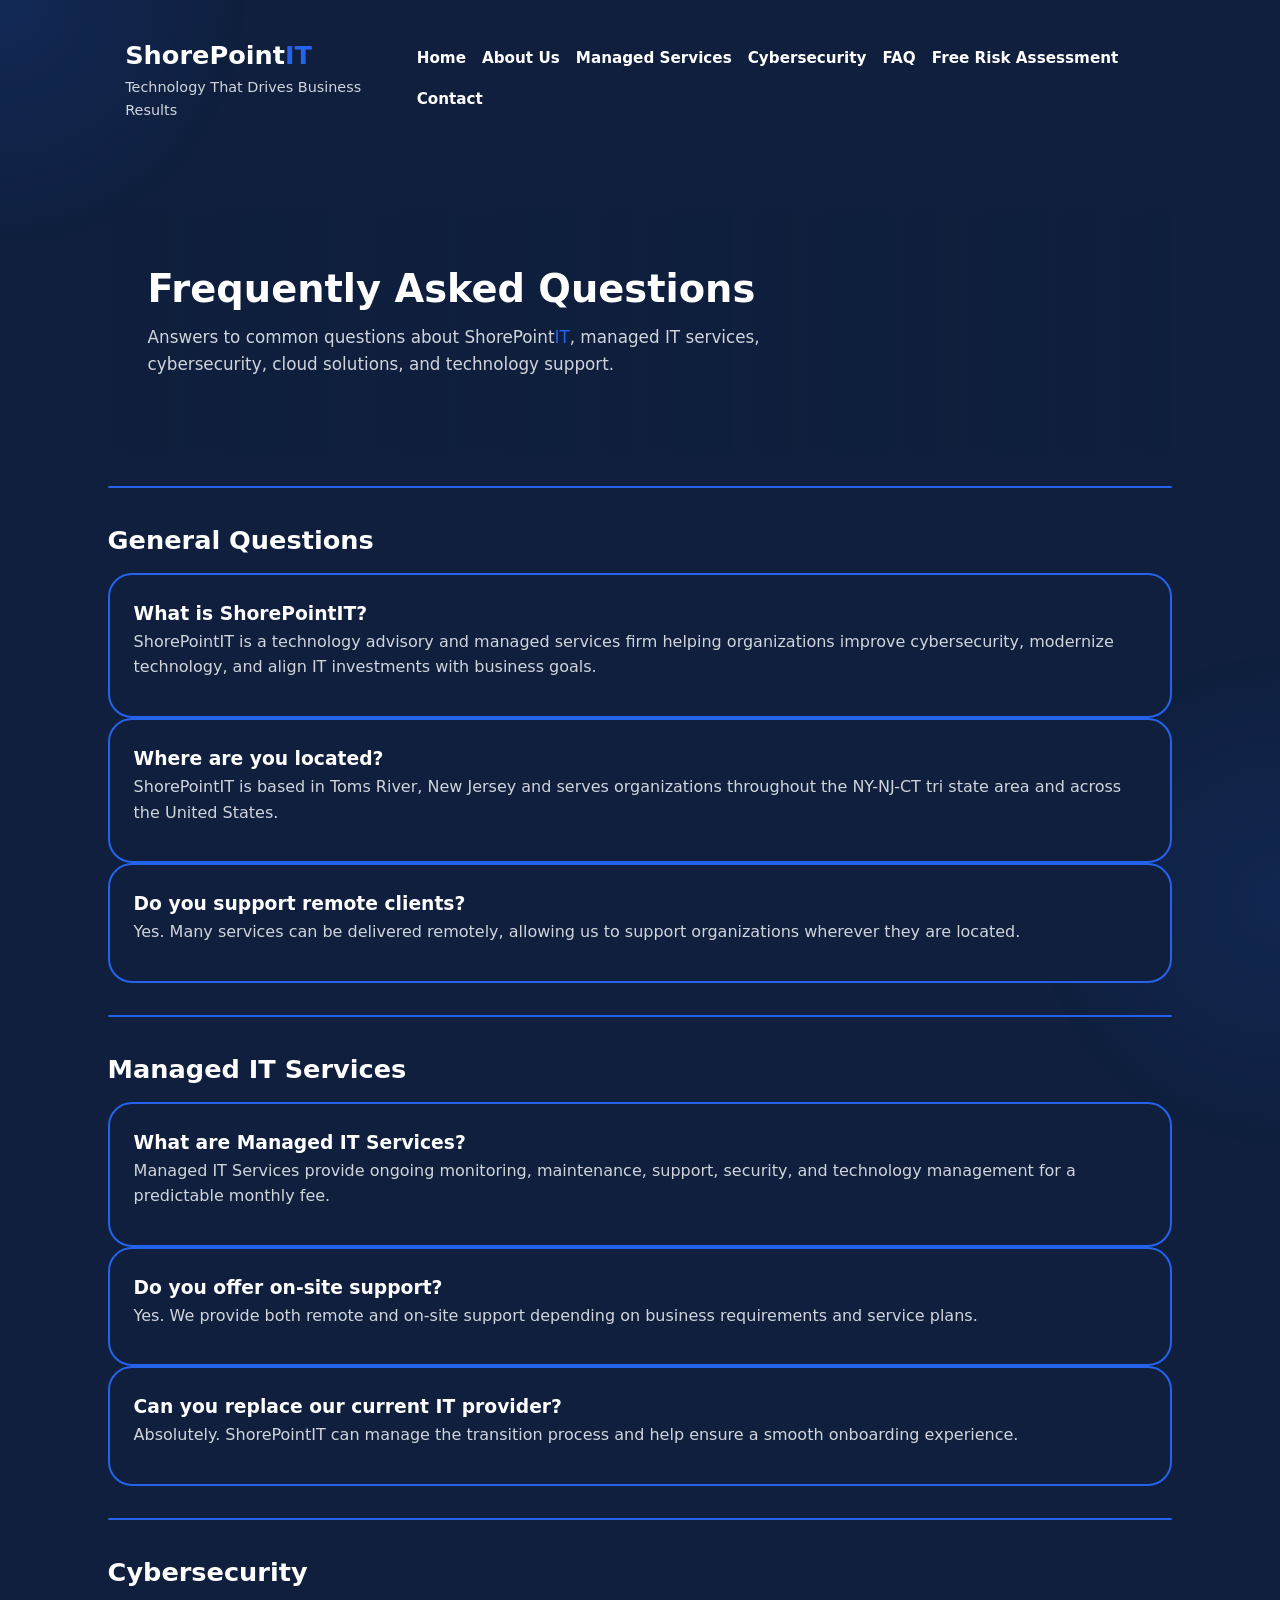
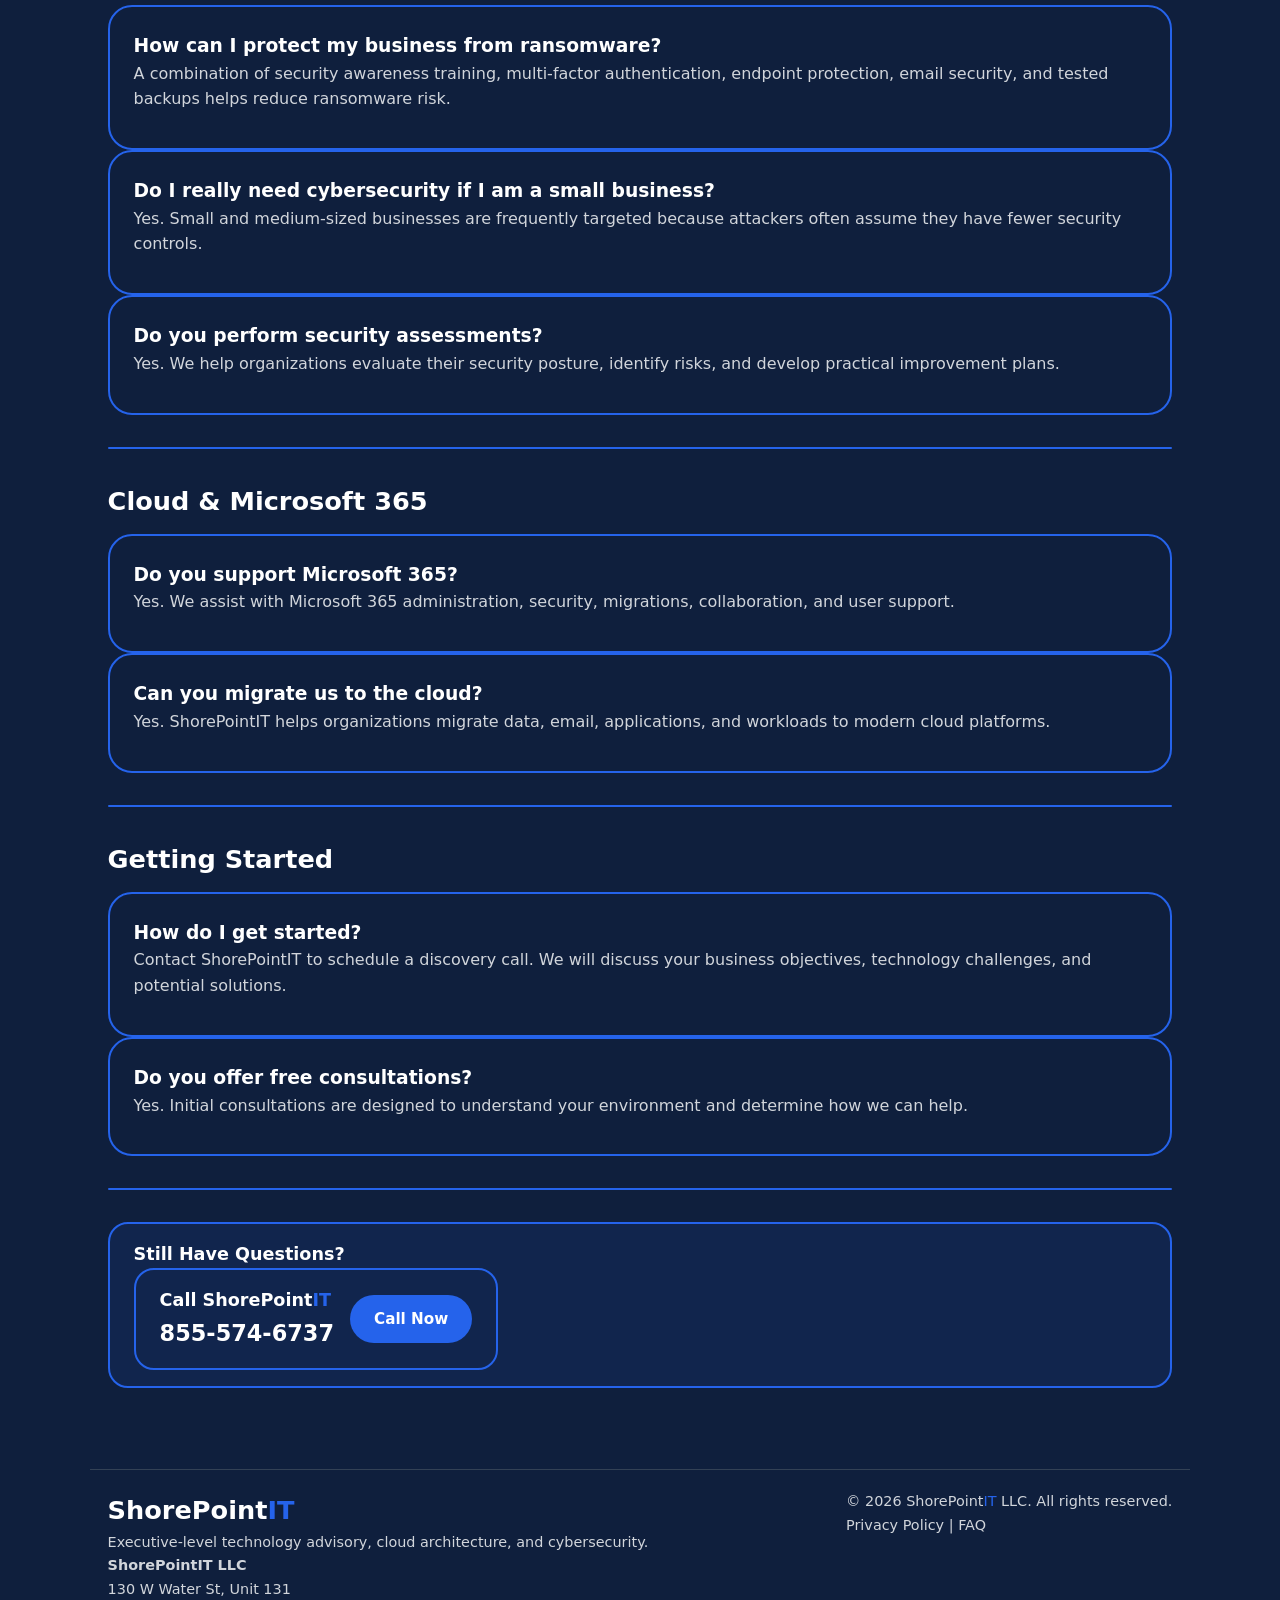
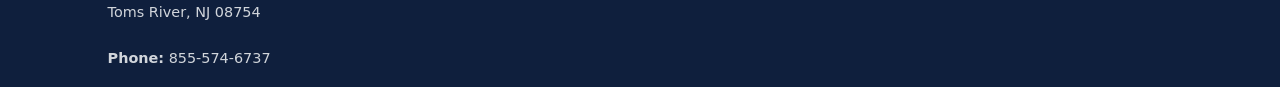
<file: faq.html>
<!DOCTYPE html>

<!--
ShorePointIT Website
Version: 1.0.0
Last Updated: 2026-07-10
Page: Home
-->

<html lang="en">

<head>
    <meta charset="UTF-8" />
    <meta name="viewport" content="width=device-width, initial-scale=1" />
    <title>About Us | ShorePointIT</title>
    <meta name="description" content="Meet the leadership team at ShorePointIT LLC." />

    <!-- Favicon -->
    <link rel="icon" type="image/png" href="/favicon.png" />

    <!-- Google Fonts -->
    <link rel="preconnect" href="https://fonts.googleapis.com" />
    <link rel="preconnect" href="https://fonts.gstatic.com" crossorigin />
    <link href="https://fonts.googleapis.com/css2?family=Inter:wght@400;500;600;700;800;900&display=swap"
        rel="stylesheet" />

    <!-- ShorePointIT CSS -->
    <link rel="stylesheet" href="css/site.css" />
    <!-- Google tag (gtag.js) -->
    <script async src="https://www.googletagmanager.com/gtag/js?id=G-TNV38K77GR"></script>
    <script>
        window.dataLayer = window.dataLayer || [];
        function gtag() { dataLayer.push(arguments); }
        gtag('js', new Date());

        gtag('config', 'G-TNV38K77GR');
    </script>
    <script type="text/javascript">
        (function (c, l, a, r, i, t, y) {
            c[a] = c[a] || function () { (c[a].q = c[a].q || []).push(arguments) };
            t = l.createElement(r); t.async = 1; t.src = "https://www.clarity.ms/tag/" + i;
            y = l.getElementsByTagName(r)[0]; y.parentNode.insertBefore(t, y);
        })(window, document, "clarity", "script", "xmm7xh1mbg");
    </script>

    <!-- Google Tag Manager -->
    <script>(function (w, d, s, l, i) {
            w[l] = w[l] || []; w[l].push({
                'gtm.start':
                    new Date().getTime(), event: 'gtm.js'
            }); var f = d.getElementsByTagName(s)[0],
                j = d.createElement(s), dl = l != 'dataLayer' ? '&l=' + l : ''; j.async = true; j.src =
                    'https://www.googletagmanager.com/gtm.js?id=' + i + dl; f.parentNode.insertBefore(j, f);
        })(window, document, 'script', 'dataLayer', 'GTM-WRJ8XN4M');</script>
    <!-- End Google Tag Manager -->
</head>

<body>

    <header>
        <script src="includes/header.js"></script>
    </header>

    <main>

        <section class="hero">

            <h1>Frequently Asked Questions</h1>

            <p>
                Answers to common questions about ShorePoint<span class="brand-it">IT</span>,
                managed IT services, cybersecurity, cloud solutions, and technology support.
            </p>

        </section>

        <div class="accent-bar"></div>

        <section>

            <h2>General Questions</h2>

            <div class="oval-card">
                <h3>What is ShorePointIT?</h3>
                <p>
                    ShorePointIT is a technology advisory and managed services firm
                    helping organizations improve cybersecurity, modernize technology,
                    and align IT investments with business goals.
                </p>
            </div>

            <div class="oval-card">
                <h3>Where are you located?</h3>
                <p>
                    ShorePointIT is based in Toms River, New Jersey and serves organizations
                    throughout the NY-NJ-CT tri state area and across the United States.
                </p>
            </div>

            <div class="oval-card">
                <h3>Do you support remote clients?</h3>
                <p>
                    Yes. Many services can be delivered remotely, allowing us to support
                    organizations wherever they are located.
                </p>
            </div>

        </section>

        <div class="accent-bar"></div>

        <section>

            <h2>Managed IT Services</h2>

            <div class="oval-card">
                <h3>What are Managed IT Services?</h3>
                <p>
                    Managed IT Services provide ongoing monitoring, maintenance,
                    support, security, and technology management for a predictable
                    monthly fee.
                </p>
            </div>

            <div class="oval-card">
                <h3>Do you offer on-site support?</h3>
                <p>
                    Yes. We provide both remote and on-site support depending on
                    business requirements and service plans.
                </p>
            </div>

            <div class="oval-card">
                <h3>Can you replace our current IT provider?</h3>
                <p>
                    Absolutely. ShorePointIT can manage the transition process and
                    help ensure a smooth onboarding experience.
                </p>
            </div>

        </section>

        <div class="accent-bar"></div>

        <section>

            <h2>Cybersecurity</h2>

            <div class="oval-card">
                <h3>How can I protect my business from ransomware?</h3>
                <p>
                    A combination of security awareness training, multi-factor
                    authentication, endpoint protection, email security, and
                    tested backups helps reduce ransomware risk.
                </p>
            </div>

            <div class="oval-card">
                <h3>Do I really need cybersecurity if I am a small business?</h3>
                <p>
                    Yes. Small and medium-sized businesses are frequently targeted
                    because attackers often assume they have fewer security controls.
                </p>
            </div>

            <div class="oval-card">
                <h3>Do you perform security assessments?</h3>
                <p>
                    Yes. We help organizations evaluate their security posture,
                    identify risks, and develop practical improvement plans.
                </p>
            </div>

        </section>

        <div class="accent-bar"></div>

        <section>

            <h2>Cloud & Microsoft 365</h2>

            <div class="oval-card">
                <h3>Do you support Microsoft 365?</h3>
                <p>
                    Yes. We assist with Microsoft 365 administration, security,
                    migrations, collaboration, and user support.
                </p>
            </div>

            <div class="oval-card">
                <h3>Can you migrate us to the cloud?</h3>
                <p>
                    Yes. ShorePointIT helps organizations migrate data, email,
                    applications, and workloads to modern cloud platforms.
                </p>
            </div>

        </section>

        <div class="accent-bar"></div>

        <section>

            <h2>Getting Started</h2>

            <div class="oval-card">
                <h3>How do I get started?</h3>
                <p>
                    Contact ShorePointIT to schedule a discovery call. We will
                    discuss your business objectives, technology challenges,
                    and potential solutions.
                </p>
            </div>

            <div class="oval-card">
                <h3>Do you offer free consultations?</h3>
                <p>
                    Yes. Initial consultations are designed to understand your
                    environment and determine how we can help.
                </p>
            </div>

        </section>

        <div class="accent-bar"></div>

        <section>

            <div class="cta-box">

                <div>

                    <h3>Still Have Questions?</h3>


                    <!-- CALL BOX -->
                    <div class="cta-box">
                        <div>
                            <h3>
                                Call ShorePoint<span class="brand-it">IT</span>
                            </h3>
                            <p>855‑574‑6737</p>
                        </div>
                        <a href="tel:8555746737" class="call-btn">Call Now</a>
                    </div>

                </div>

        </section>

    </main>

    <script src="includes/footer.js"></script>

    <script>
        document.getElementById('year').textContent = new Date().getFullYear();
    </script>
    <!-- Google Tag Manager (noscript) -->
    <noscript><iframe src="https://www.googletagmanager.com/ns.html?id=GTM-WRJ8XN4M" height="0" width="0"
            style="display:none;visibility:hidden"></iframe></noscript>
    <!-- End Google Tag Manager (noscript) -->
</body>

</html>
</file>
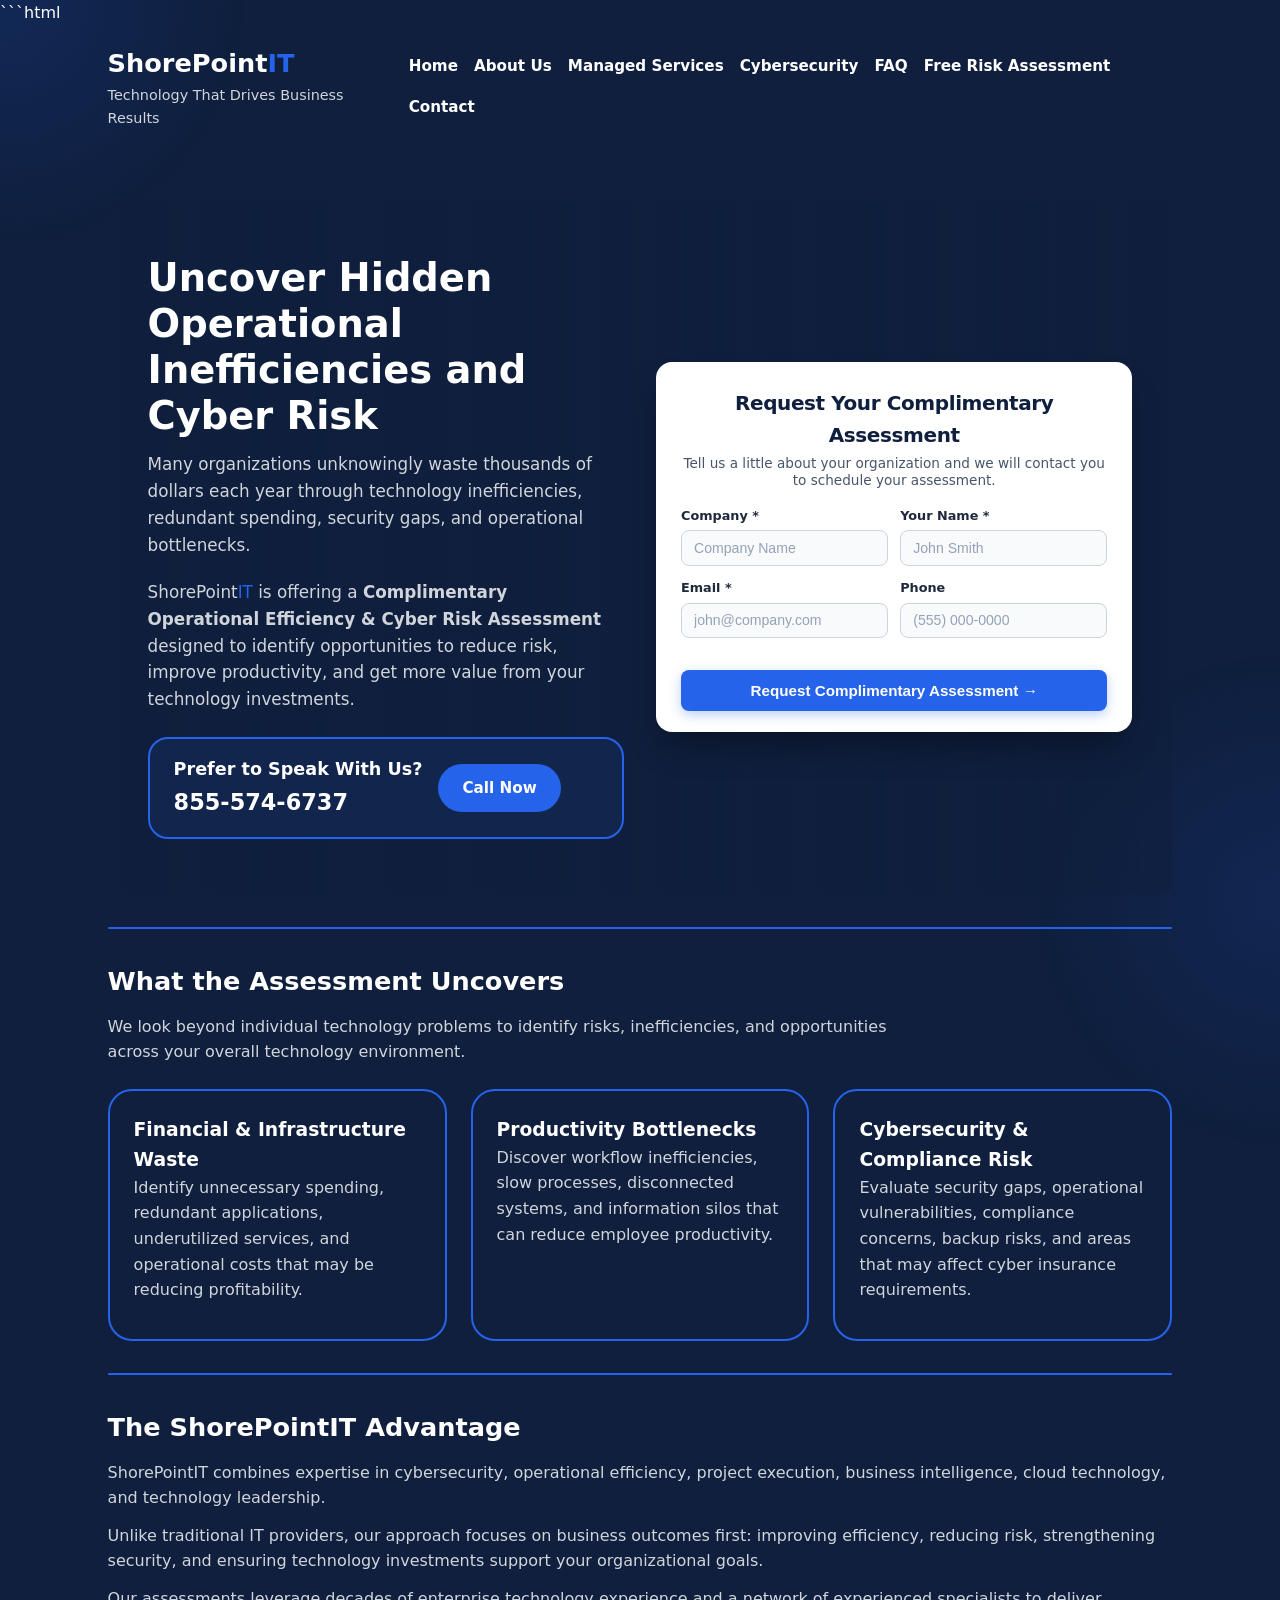
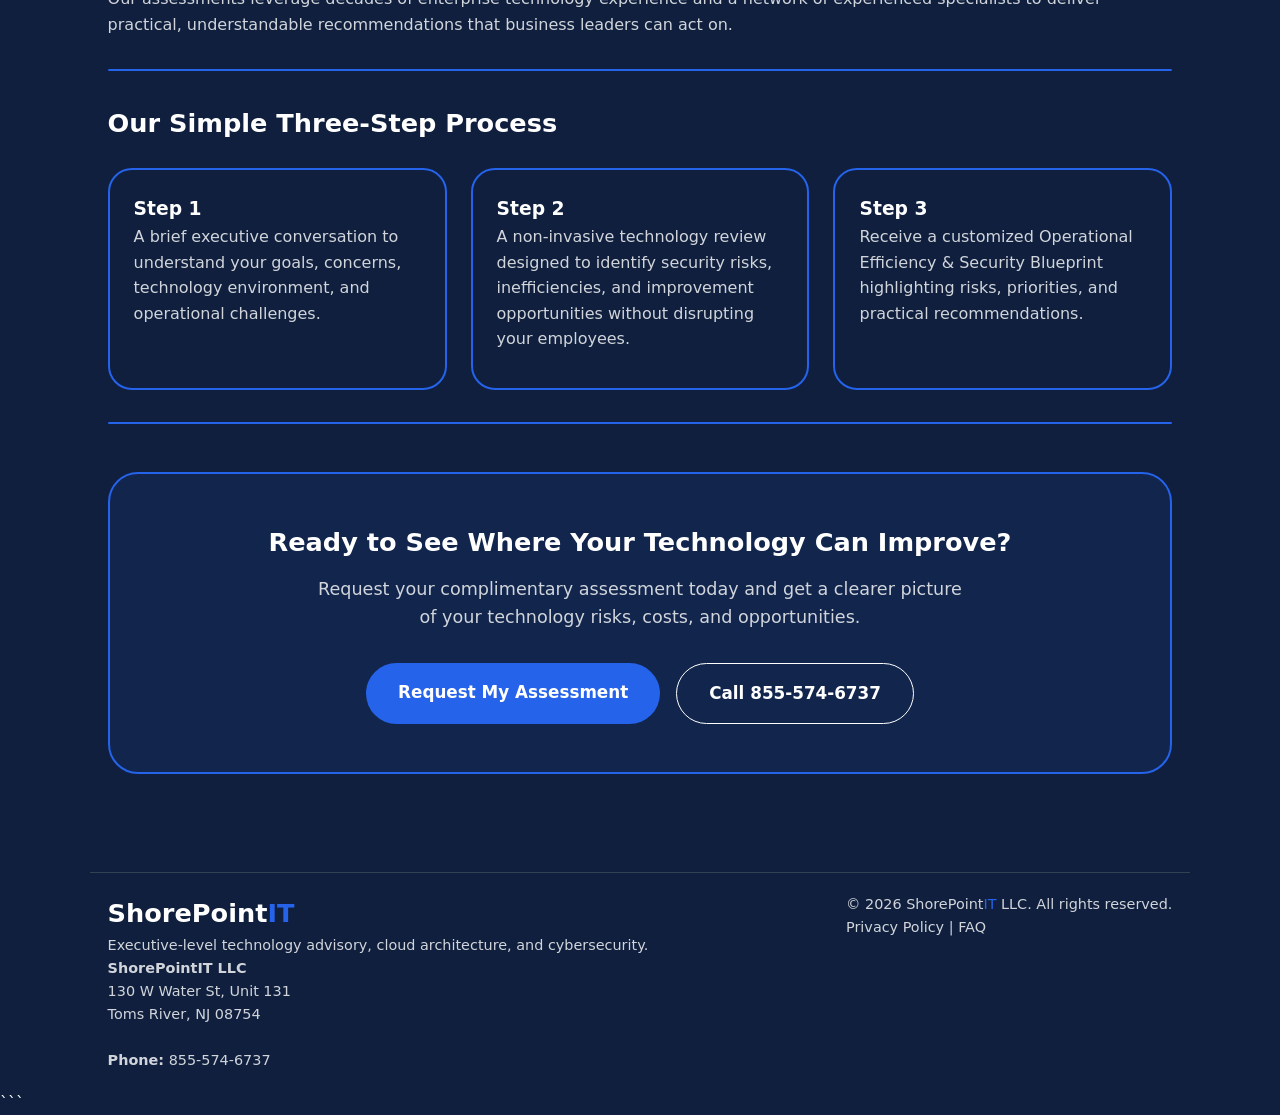
<file: free-risk-review.html>
```html
<!DOCTYPE html>
<!--
ShorePointIT Website
Page: Free Risk Assessment
-->

<html lang="en">

<head>
    <meta charset="UTF-8" />
    <meta name="viewport" content="width=device-width, initial-scale=1" />

    <title>Free Risk Assessment | ShorePointIT</title>

    <meta name="description"
        content="Request a complimentary ShorePointIT Operational Efficiency and Cyber Risk Assessment." />

    <!-- Favicon -->
    <link rel="icon" type="image/png" href="/favicon.png" />

    <!-- Google Fonts -->
    <link rel="preconnect" href="https://fonts.googleapis.com" />
    <link rel="preconnect" href="https://fonts.gstatic.com" crossorigin />

    <link href="https://fonts.googleapis.com/css2?family=Inter:wght@400;500;600;700;800;900&display=swap"
        rel="stylesheet" />

    <!-- ShorePointIT CSS -->
    <link rel="stylesheet" href="css/site.css" />

    <!-- Cloudflare Turnstile -->
    <script src="https://challenges.cloudflare.com/turnstile/v0/api.js" async defer></script>

    <!-- Google tag -->
    <script async src="https://www.googletagmanager.com/gtag/js?id=G-TNV38K77GR"></script>

    <script>
        window.dataLayer = window.dataLayer || [];

        function gtag() {
            dataLayer.push(arguments);
        }

        gtag('js', new Date());
        gtag('config', 'G-TNV38K77GR');
    </script>

    <!-- Microsoft Clarity -->
    <script type="text/javascript">
        (function (c, l, a, r, i, t, y) {
            c[a] = c[a] || function () {
                (c[a].q = c[a].q || []).push(arguments)
            };

            t = l.createElement(r);
            t.async = 1;
            t.src = "https://www.clarity.ms/tag/" + i;

            y = l.getElementsByTagName(r)[0];
            y.parentNode.insertBefore(t, y);

        })(window, document, "clarity", "script", "xmm7xh1mbg");
    </script>

    <!-- Google Tag Manager -->
    <script>
        (function (w, d, s, l, i) {

            w[l] = w[l] || [];

            w[l].push({
                'gtm.start': new Date().getTime(),
                event: 'gtm.js'
            });

            var f = d.getElementsByTagName(s)[0],
                j = d.createElement(s),
                dl = l != 'dataLayer' ? '&l=' + l : '';

            j.async = true;

            j.src =
                'https://www.googletagmanager.com/gtm.js?id=' + i + dl;

            f.parentNode.insertBefore(j, f);

        })(window, document, 'script', 'dataLayer', 'GTM-WRJ8XN4M');
    </script>

</head>

<body>

    <!-- Google Tag Manager noscript -->
    <noscript>
        <iframe src="https://www.googletagmanager.com/ns.html?id=GTM-WRJ8XN4M" height="0" width="0"
            style="display:none;visibility:hidden">
        </iframe>
    </noscript>

    <!-- Header -->
    <script src="includes/header.js"></script>


    <main>

        <!-- =====================================================
             HERO + FORM
             ===================================================== -->

        <section class="hero hero-grid-layout" id="assessment-form">

            <!-- Left Side -->
            <div class="hero-content">

                <h1>
                    Uncover Hidden Operational Inefficiencies and Cyber Risk
                </h1>

                <p>
                    Many organizations unknowingly waste thousands of dollars each year
                    through technology inefficiencies, redundant spending, security gaps,
                    and operational bottlenecks.
                </p>

                <p>
                    ShorePoint<span class="brand-it">IT</span> is offering a
                    <strong>Complimentary Operational Efficiency &amp; Cyber Risk Assessment</strong>
                    designed to identify opportunities to reduce risk, improve productivity,
                    and get more value from your technology investments.
                </p>

                <div class="cta-box" style="margin-top:1.5rem;width:100%;">

                    <div>

                        <h3>
                            Prefer to Speak With Us?
                        </h3>

                        <p>
                            855-574-6737
                        </p>

                    </div>

                    <a href="tel:8555746737" class="call-btn">

                        Call Now

                    </a>

                </div>

            </div>


            <!-- Right Side Form -->
            <div class="hero-visual">

                <div class="modern-form-card">

                    <h2>
                        Request Your Complimentary Assessment
                    </h2>

                    <p>
                        Tell us a little about your organization and we will contact you
                        to schedule your assessment.
                    </p>


                    <form action="https://api.web3forms.com/submit" method="POST">


                        <!-- Web3Forms Configuration -->

                        <input type="hidden" name="access_key" value="095e9023-bd91-4c89-a911-679292d03235">


                        <input type="hidden" name="from_name" value="ShorePointIT Free Risk Assessment">


                        <input type="hidden" name="redirect" value="https://shorepointit.com/thank-you.html">


                        <input type="hidden" name="subject"
                            value="New ShorePointIT Complimentary Risk Assessment Request">


                        <input type="checkbox" name="botcheck" style="display:none;">


                        <!-- Company & Name -->

                        <div class="form-grid-2col">

                            <div class="form-group">

                                <label for="company">
                                    Company *
                                </label>

                                <input type="text" id="company" name="company" class="modern-input"
                                    placeholder="Company Name" required>

                            </div>


                            <div class="form-group">

                                <label for="name">
                                    Your Name *
                                </label>

                                <input type="text" id="name" name="name" class="modern-input" placeholder="John Smith"
                                    required>

                            </div>

                        </div>


                        <!-- Email & Phone -->

                        <div class="form-grid-2col">

                            <div class="form-group">

                                <label for="email">
                                    Email *
                                </label>

                                <input type="email" id="email" name="email" class="modern-input"
                                    placeholder="john@company.com" required>

                            </div>


                            <div class="form-group">

                                <label for="phone">
                                    Phone
                                </label>

                                <input type="tel" id="phone" name="phone" class="modern-input"
                                    placeholder="(555) 000-0000">

                            </div>

                        </div>


                        <!-- Cloudflare Turnstile -->

                        <div class="turnstile-wrapper">

                            <div class="cf-turnstile" data-sitekey="0x4AAAAAAENQKEGJKMssif2w">
                            </div>

                        </div>


                        <!-- Submit Button -->

                        <button type="submit" class="btn-modern-submit">

                            Request Complimentary Assessment →

                        </button>

                    </form>

                </div>

            </div>

        </section>


        <div class="accent-bar"></div>


        <!-- =====================================================
             ASSESSMENT AREAS
             ===================================================== -->

        <section>

            <h2>
                What the Assessment Uncovers
            </h2>

            <p style="max-width:800px;margin-bottom:1.5rem;">
                We look beyond individual technology problems to identify risks,
                inefficiencies, and opportunities across your overall technology environment.
            </p>


            <div class="industries-grid" style="grid-template-columns:repeat(3,1fr);">


                <div class="oval-card">

                    <h3>
                        Financial &amp; Infrastructure Waste
                    </h3>

                    <p>
                        Identify unnecessary spending, redundant applications,
                        underutilized services, and operational costs that may
                        be reducing profitability.
                    </p>

                </div>


                <div class="oval-card">

                    <h3>
                        Productivity Bottlenecks
                    </h3>

                    <p>
                        Discover workflow inefficiencies, slow processes,
                        disconnected systems, and information silos that can
                        reduce employee productivity.
                    </p>

                </div>


                <div class="oval-card">

                    <h3>
                        Cybersecurity &amp; Compliance Risk
                    </h3>

                    <p>
                        Evaluate security gaps, operational vulnerabilities,
                        compliance concerns, backup risks, and areas that may
                        affect cyber insurance requirements.
                    </p>

                </div>

            </div>

        </section>


        <div class="accent-bar"></div>


        <!-- =====================================================
             SHOREPOINTIT ADVANTAGE
             ===================================================== -->

        <section>

            <h2>
                The ShorePointIT Advantage
            </h2>

            <p>
                ShorePointIT combines expertise in cybersecurity, operational
                efficiency, project execution, business intelligence, cloud
                technology, and technology leadership.
            </p>

            <p>
                Unlike traditional IT providers, our approach focuses on business
                outcomes first: improving efficiency, reducing risk, strengthening
                security, and ensuring technology investments support your
                organizational goals.
            </p>

            <p>
                Our assessments leverage decades of enterprise technology experience
                and a network of experienced specialists to deliver practical,
                understandable recommendations that business leaders can act on.
            </p>

        </section>


        <div class="accent-bar"></div>


        <!-- =====================================================
             PROCESS
             ===================================================== -->

        <section>

            <h2>
                Our Simple Three-Step Process
            </h2>


            <div class="industries-grid" style="grid-template-columns:repeat(3,1fr);">


                <div class="oval-card">

                    <h3>
                        Step 1
                    </h3>

                    <p>
                        A brief executive conversation to understand your goals,
                        concerns, technology environment, and operational challenges.
                    </p>

                </div>


                <div class="oval-card">

                    <h3>
                        Step 2
                    </h3>

                    <p>
                        A non-invasive technology review designed to identify
                        security risks, inefficiencies, and improvement opportunities
                        without disrupting your employees.
                    </p>

                </div>


                <div class="oval-card">

                    <h3>
                        Step 3
                    </h3>

                    <p>
                        Receive a customized Operational Efficiency &amp; Security
                        Blueprint highlighting risks, priorities, and practical
                        recommendations.
                    </p>

                </div>

            </div>

        </section>


        <div class="accent-bar"></div>


        <!-- =====================================================
             BOTTOM CTA
             ===================================================== -->

        <section style="
                text-align:center;
                background:#11254d;
                border:2px solid var(--electric-blue);
                border-radius:30px;
                padding:3rem 1.5rem;
                margin:3rem 0;
            ">

            <h2>
                Ready to See Where Your Technology Can Improve?
            </h2>

            <p style="
                    max-width:650px;
                    margin:0.75rem auto 2rem auto;
                    font-size:1.1rem;
                    color:var(--text-muted);
                ">

                Request your complimentary assessment today and get a clearer
                picture of your technology risks, costs, and opportunities.

            </p>


            <div style="
                    display:flex;
                    gap:1rem;
                    justify-content:center;
                    flex-wrap:wrap;
                ">


                <a href="#assessment-form" class="btn-primary" style="padding:1rem 2rem;font-size:1.05rem;">

                    Request My Assessment

                </a>


                <a href="tel:8555746737" class="btn-secondary" style="padding:1rem 2rem;font-size:1.05rem;">

                    Call 855-574-6737

                </a>


            </div>

        </section>


    </main>


    <!-- Footer -->
    <script src="includes/footer.js"></script>


    <!-- Mobile Navigation -->
    <script>

        var menuToggle =
            document.getElementById('menuToggle');

        if (menuToggle) {

            menuToggle.addEventListener(
                'click',
                function () {

                    document
                        .getElementById('mainNav')
                        .classList
                        .toggle('active');

                }
            );

        }

    </script>


</body>

</html>
```
</file>
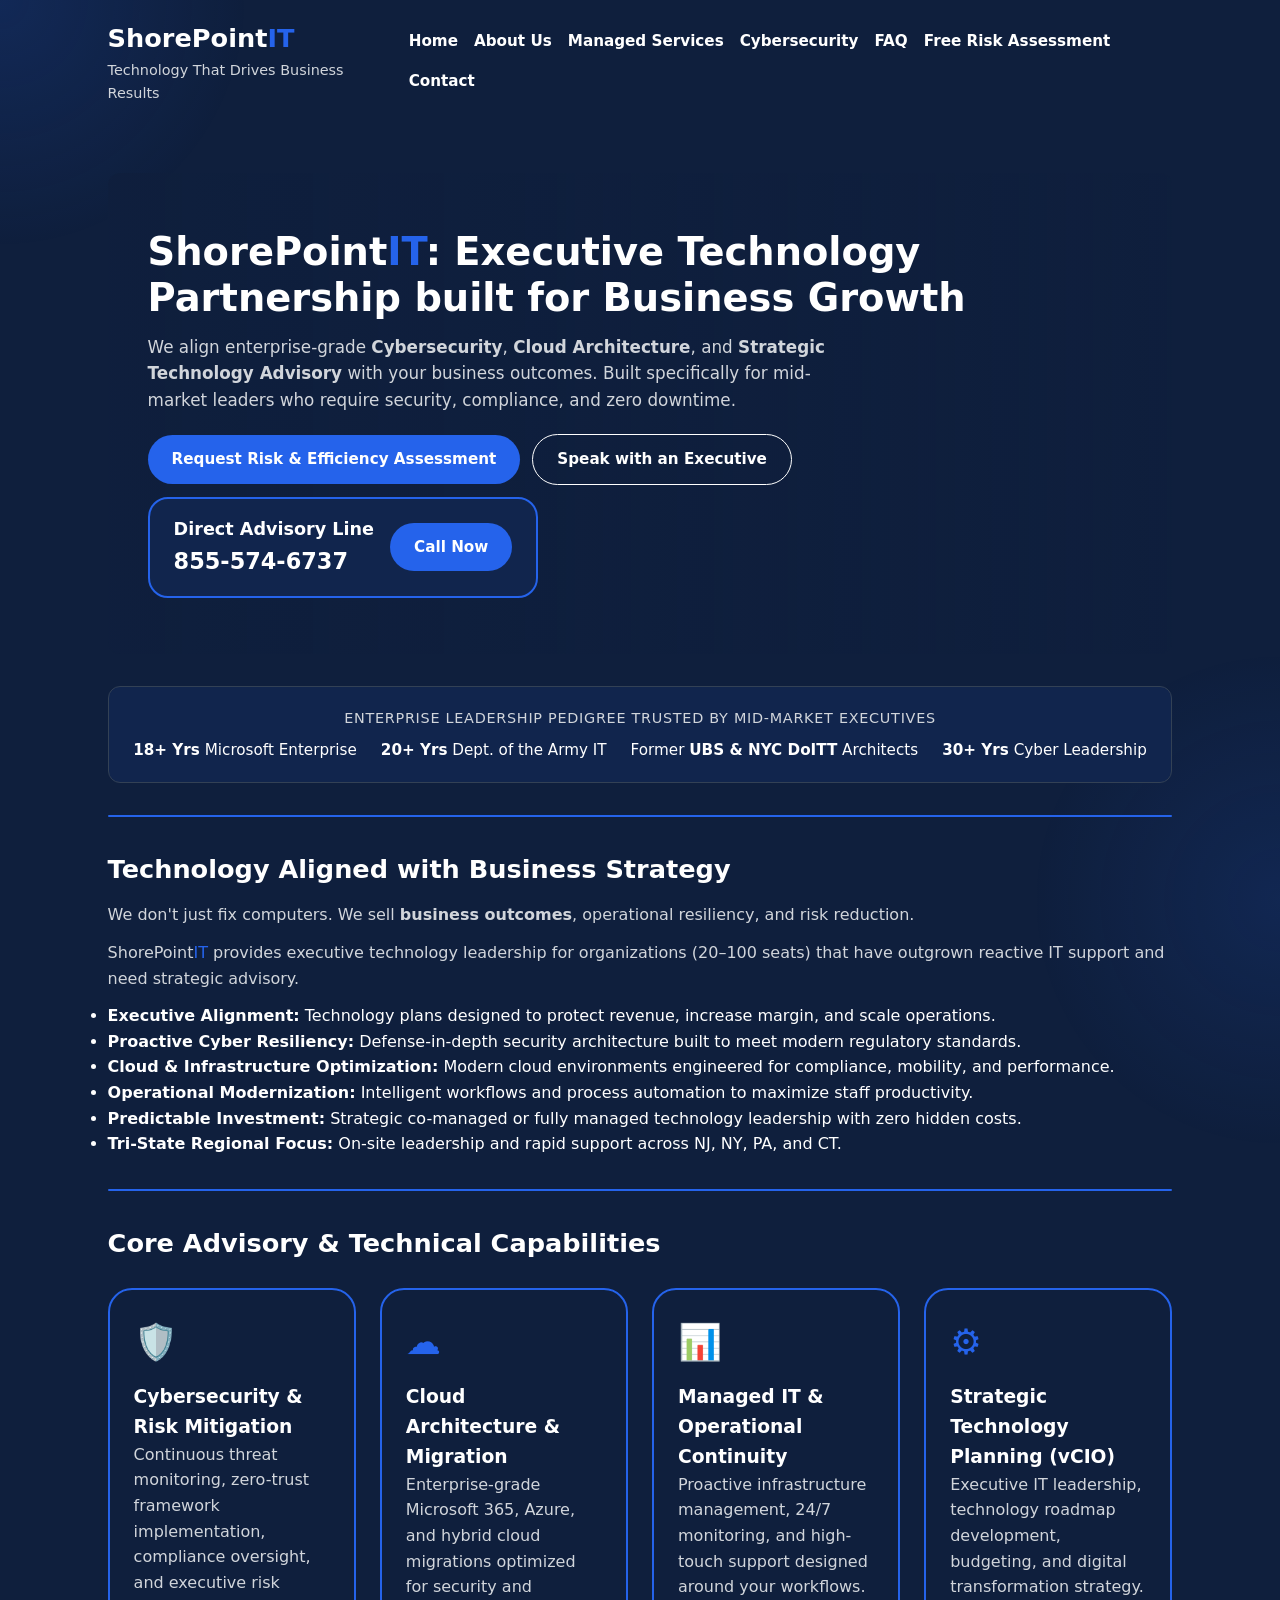
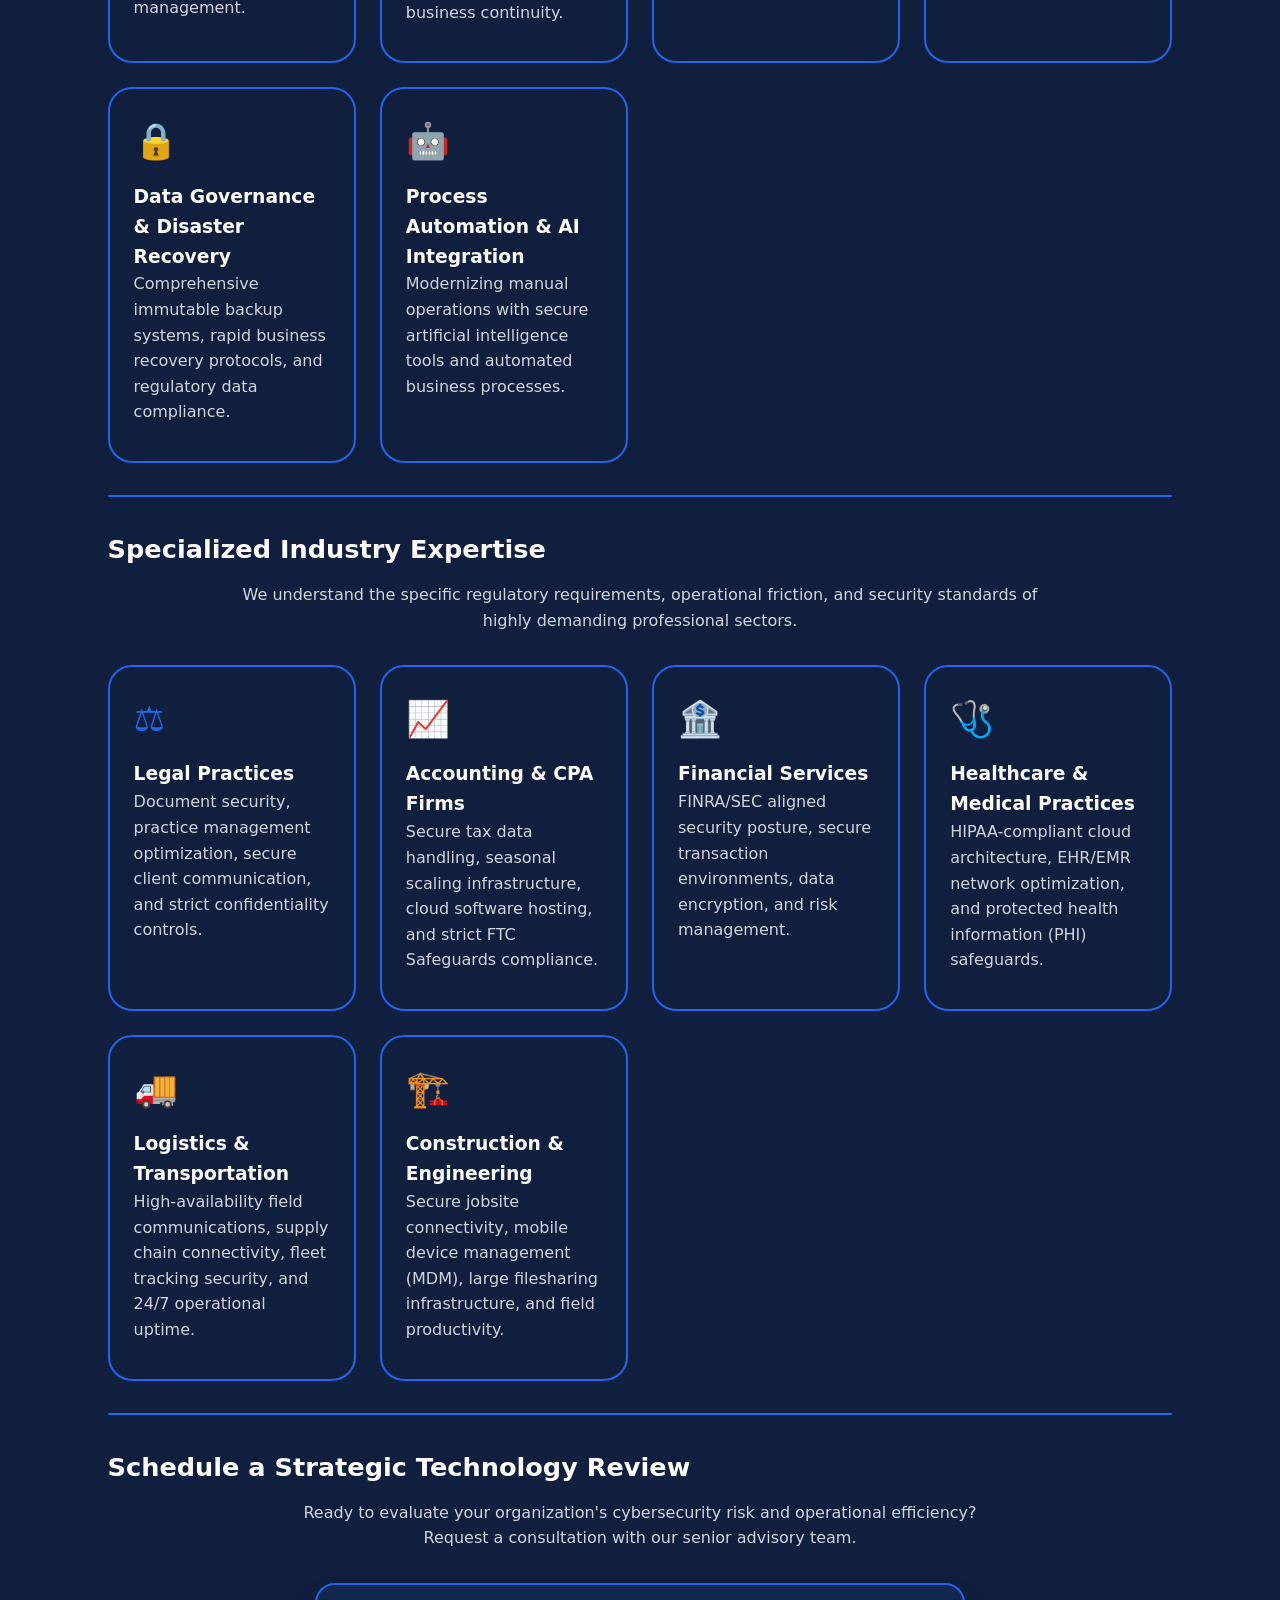
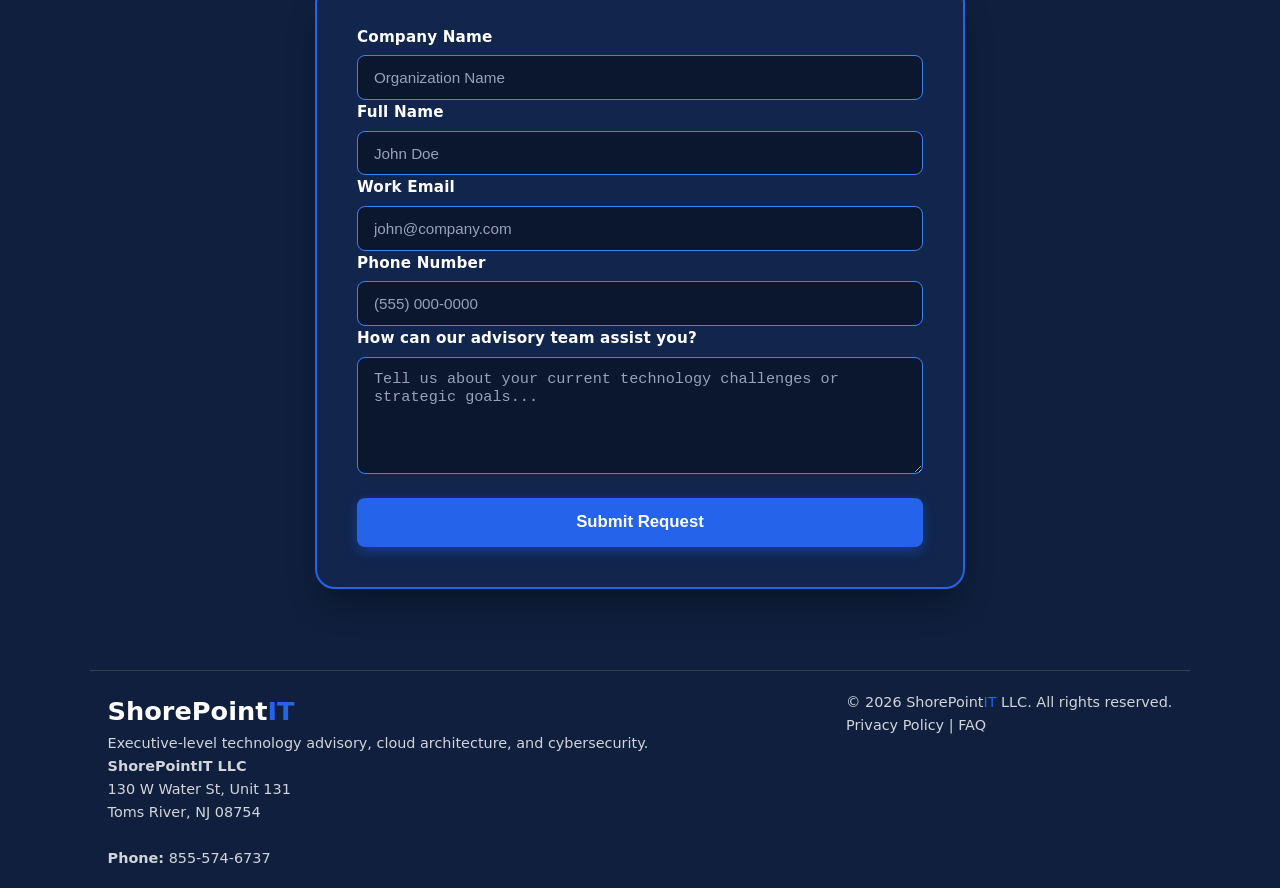
<file: Index2.html>
<!DOCTYPE html>
<!--
ShorePointIT Website
Version: 2.0.0
Page: Home (Executive Refactor)
-->
<html lang="en">

<head>
    <meta charset="UTF-8" />
    <meta name="viewport" content="width=device-width, initial-scale=1" />
    <title>ShorePointIT | Strategic IT Advisory, Cybersecurity & Cloud Solutions</title>
    <meta name="description"
        content="ShorePointIT provides executive-level technology advisory, cybersecurity, cloud architecture, and managed services for growing businesses across NJ, NY, PA, and CT.">

    <!-- Google tag (gtag.js) -->
    <script async src="https://www.googletagmanager.com/gtag/js?id=G-TNV38K77GR"></script>
    <script>
        window.dataLayer = window.dataLayer || [];
        function gtag() { dataLayer.push(arguments); }
        gtag('js', new Date());
        gtag('config', 'G-TNV38K77GR');
    </script>

    <!-- Google Fonts -->
    <link rel="preconnect" href="https://fonts.googleapis.com" />
    <link rel="preconnect" href="https://fonts.gstatic.com" crossorigin />
    <link href="https://fonts.googleapis.com/css2?family=Inter:wght@400;500;600;700;800;900&display=swap"
        rel="stylesheet" />

    <!-- ShorePointIT CSS -->
    <link rel="stylesheet" href="css/site.css" />

    <!-- Favicon -->
    <link rel="icon" type="image/png" href="/favicon.png" />

    <!-- Bing UET -->
    <script>(function (w, d, t, u, o) { w[u] = w[u] || [], o.ts = (new Date).getTime(); var n = d.createElement(t); n.src = "https://bat.bing.net/bat.js?ti=" + o.ti + ("uetq" != u ? "&q=" + u : ""), n.async = 1, n.onload = n.onreadystatechange = null }; var i = d.getElementsByTagName(t)[0]; i.parentNode.insertBefore(n, i); }) (window, document, "script", "uetq", { ti: "187261549", enableAutoSpaTracking: true });</script>

    <!-- Microsoft Clarity -->
    <script type="text/javascript">
        (function (c, l, a, r, i, t, y) {
            c[a] = c[a] || function () { (c[a].q = c[a].q || []).push(arguments) };
            t = l.createElement(r); t.async = 1; t.src = "https://www.clarity.ms/tag/" + i;
            y = l.getElementsByTagName(r)[0]; y.parentNode.insertBefore(t, y);
        })(window, document, "clarity", "script", "xmm7xh1mbg");
    </script>

    <!-- Google Tag Manager -->
    <script>(function (w, d, s, l, i) {
            w[l] = w[l] || []; w[l].push({
                'gtm.start':
                    new Date().getTime(), event: 'gtm.js'
            }); var f = d.getElementsByTagName(s)[0],
                j = d.createElement(s), dl = l != 'dataLayer' ? '&l=' + l : ''; j.async = true; j.src =
                    'https://www.googletagmanager.com/gtm.js?id=' + i + dl; f.parentNode.insertBefore(j, f);
        })(window, document, 'script', 'dataLayer', 'GTM-WRJ8XN4M');</script>
    <!-- End Google Tag Manager -->

    <script src="includes/header.js"></script>
</head>

<body>

    <main>

        <!-- HERO -->
        <section class="hero">
            <h1>ShorePoint<span class="brand-it">IT</span>: Executive Technology Partnership built for Business Growth
            </h1>
            <p>
                We align enterprise-grade <strong>Cybersecurity</strong>, <strong>Cloud Architecture</strong>, and
                <strong>Strategic Technology Advisory</strong> with your business outcomes. Built specifically for
                mid-market leaders who require security, compliance, and zero downtime.
            </p>

            <div class="btn-group">
                <a href="free-risk-review.html" class="btn-primary">Request Risk &amp; Efficiency Assessment</a>
                <a href="#contact" class="btn-secondary">Speak with an Executive</a>

                <!-- CALL BOX -->
                <div class="cta-box">
                    <div>
                        <h3>Direct Advisory Line</h3>
                        <p>855‑574‑6737</p>
                    </div>
                    <a href="tel:8555746737" class="call-btn">Call Now</a>
                </div>
            </div>
        </section>

        <!-- EXECUTIVE LEADERSHIP CREDIBILITY BAR -->
        <section id="leadership-proof" class="proof-bar">
            <div class="proof-container">
                <p class="proof-title">Enterprise Leadership Pedigree Trusted By Mid-Market Executives</p>
                <div class="proof-credentials">
                    <span><strong>18+ Yrs</strong> Microsoft Enterprise</span>
                    <span><strong>20+ Yrs</strong> Dept. of the Army IT</span>
                    <span>Former <strong>UBS & NYC DoITT</strong> Architects</span>
                    <span><strong>30+ Yrs</strong> Cyber Leadership</span>
                </div>
            </div>
        </section>

        <div class="accent-bar"></div>

        <!-- VALUE PROPOSITION / WHY -->
        <section id="why">
            <h2>Technology Aligned with Business Strategy</h2>
            <p>We don't just fix computers. We sell <strong>business outcomes</strong>, operational resiliency, and risk
                reduction.</p>
            <p>ShorePoint<span class="brand-it">IT</span> provides executive technology leadership for organizations
                (20–100 seats) that have outgrown reactive IT support and need strategic advisory.</p>
            <ul>
                <li><strong>Executive Alignment:</strong> Technology plans designed to protect revenue, increase margin,
                    and scale operations.</li>
                <li><strong>Proactive Cyber Resiliency:</strong> Defense-in-depth security architecture built to meet
                    modern regulatory standards.</li>
                <li><strong>Cloud &amp; Infrastructure Optimization:</strong> Modern cloud environments engineered for
                    compliance, mobility, and performance.</li>
                <li><strong>Operational Modernization:</strong> Intelligent workflows and process automation to maximize
                    staff productivity.</li>
                <li><strong>Predictable Investment:</strong> Strategic co-managed or fully managed technology leadership
                    with zero hidden costs.</li>
                <li><strong>Tri-State Regional Focus:</strong> On-site leadership and rapid support across NJ, NY, PA,
                    and CT.</li>
            </ul>
        </section>

        <div class="accent-bar"></div>

        <!-- CORE CAPABILITIES / SERVICES -->
        <section id="services">
            <h2>Core Advisory &amp; Technical Capabilities</h2>

            <div class="industries-grid">

                <div class="oval-card">
                    <div class="oval-icon">🛡️</div>
                    <h3>Cybersecurity &amp; Risk Mitigation</h3>
                    <p>Continuous threat monitoring, zero-trust framework implementation, compliance oversight, and
                        executive risk management.</p>
                </div>

                <div class="oval-card">
                    <div class="oval-icon">☁️</div>
                    <h3>Cloud Architecture &amp; Migration</h3>
                    <p>Enterprise-grade Microsoft 365, Azure, and hybrid cloud migrations optimized for security and
                        business continuity.</p>
                </div>

                <div class="oval-card">
                    <div class="oval-icon">📊</div>
                    <h3>Managed IT &amp; Operational Continuity</h3>
                    <p>Proactive infrastructure management, 24/7 monitoring, and high-touch support designed around your
                        workflows.</p>
                </div>

                <div class="oval-card">
                    <div class="oval-icon">⚙️</div>
                    <h3>Strategic Technology Planning (vCIO)</h3>
                    <p>Executive IT leadership, technology roadmap development, budgeting, and digital transformation
                        strategy.</p>
                </div>

                <div class="oval-card">
                    <div class="oval-icon">🔒</div>
                    <h3>Data Governance &amp; Disaster Recovery</h3>
                    <p>Comprehensive immutable backup systems, rapid business recovery protocols, and regulatory data
                        compliance.</p>
                </div>

                <div class="oval-card">
                    <div class="oval-icon">🤖</div>
                    <h3>Process Automation &amp; AI Integration</h3>
                    <p>Modernizing manual operations with secure artificial intelligence tools and automated business
                        processes.</p>
                </div>

            </div>
        </section>

        <div class="accent-bar"></div>

        <!-- TARGET INDUSTRIES -->
        <section id="industries">
            <h2>Specialized Industry Expertise</h2>
            <p style="text-align: center; max-width: 800px; margin: 0 auto 2rem auto;">
                We understand the specific regulatory requirements, operational friction, and security standards of
                highly demanding professional sectors.
            </p>

            <div class="industries-grid">

                <div class="oval-card">
                    <div class="oval-icon">⚖️</div>
                    <h3>Legal Practices</h3>
                    <p>Document security, practice management optimization, secure client communication, and strict
                        confidentiality controls.</p>
                </div>

                <div class="oval-card">
                    <div class="oval-icon">📈</div>
                    <h3>Accounting &amp; CPA Firms</h3>
                    <p>Secure tax data handling, seasonal scaling infrastructure, cloud software hosting, and strict FTC
                        Safeguards compliance.</p>
                </div>

                <div class="oval-card">
                    <div class="oval-icon">🏦</div>
                    <h3>Financial Services</h3>
                    <p>FINRA/SEC aligned security posture, secure transaction environments, data encryption, and risk
                        management.</p>
                </div>

                <div class="oval-card">
                    <div class="oval-icon">🩺</div>
                    <h3>Healthcare &amp; Medical Practices</h3>
                    <p>HIPAA-compliant cloud architecture, EHR/EMR network optimization, and protected health
                        information (PHI) safeguards.</p>
                </div>

                <div class="oval-card">
                    <div class="oval-icon">🚚</div>
                    <h3>Logistics &amp; Transportation</h3>
                    <p>High-availability field communications, supply chain connectivity, fleet tracking security, and
                        24/7 operational uptime.</p>
                </div>

                <div class="oval-card">
                    <div class="oval-icon">🏗️</div>
                    <h3>Construction &amp; Engineering</h3>
                    <p>Secure jobsite connectivity, mobile device management (MDM), large filesharing infrastructure,
                        and field productivity.</p>
                </div>

            </div>
        </section>

        <div class="accent-bar"></div>

        <!-- CONTACT FORM -->
        <section id="contact">
            <h2>Schedule a Strategic Technology Review</h2>
            <p style="text-align: center; max-width: 700px; margin: 0 auto 2rem auto;">
                Ready to evaluate your organization's cybersecurity risk and operational efficiency? Request a
                consultation with our senior advisory team.
            </p>

            <div class="contact-form">
                <form action="https://api.web3forms.com/submit" method="POST">
                    <input type="hidden" name="access_key" value="095e9023-bd91-4c89-a911-679292d03235">
                    <input type="hidden" name="from_name" value="ShorePointIT Website Lead">
                    <input type="hidden" name="subject" value="New ShorePointIT Strategy Lead">
                    <input type="hidden" name="redirect" value="https://shorepointit.com/thank-you.html">
                    <input type="checkbox" name="botcheck" style="display:none;">

                    <label for="company">Company Name</label>
                    <input type="text" id="company" name="company" placeholder="Organization Name" required>

                    <label for="name">Full Name</label>
                    <input type="text" id="name" name="name" placeholder="John Doe" required>

                    <label for="email">Work Email</label>
                    <input type="email" id="email" name="email" placeholder="john@company.com" required>

                    <label for="phone">Phone Number</label>
                    <input type="text" id="phone" name="phone" placeholder="(555) 000-0000">

                    <label for="message">How can our advisory team assist you?</label>
                    <textarea id="message" name="message" rows="5"
                        placeholder="Tell us about your current technology challenges or strategic goals..."
                        required></textarea>

                    <button type="submit">Submit Request</button>
                </form>
            </div>
        </section>

    </main>

    <!-- FOOTER -->
    <script src="includes/footer.js"></script>

    <script>
        document.getElementById('year').textContent = new Date().getFullYear();
    </script>
    <script src="https://www.google.com/recaptcha/api.js" async defer></script>
    <script>
        var menuToggle = document.getElementById('menuToggle');
        if (menuToggle) {
            menuToggle.addEventListener('click', function () {
                document.getElementById('mainNav').classList.toggle('active');
            });
        }
    </script>

    <!-- Google Tag Manager (noscript) -->
    <noscript><iframe src="https://www.googletagmanager.com/ns.html?id=GTM-WRJ8XN4M" height="0" width="0"
            style="display:none;visibility:hidden"></iframe></noscript>
    <!-- End Google Tag Manager (noscript) -->
</body>

</html>
</file>
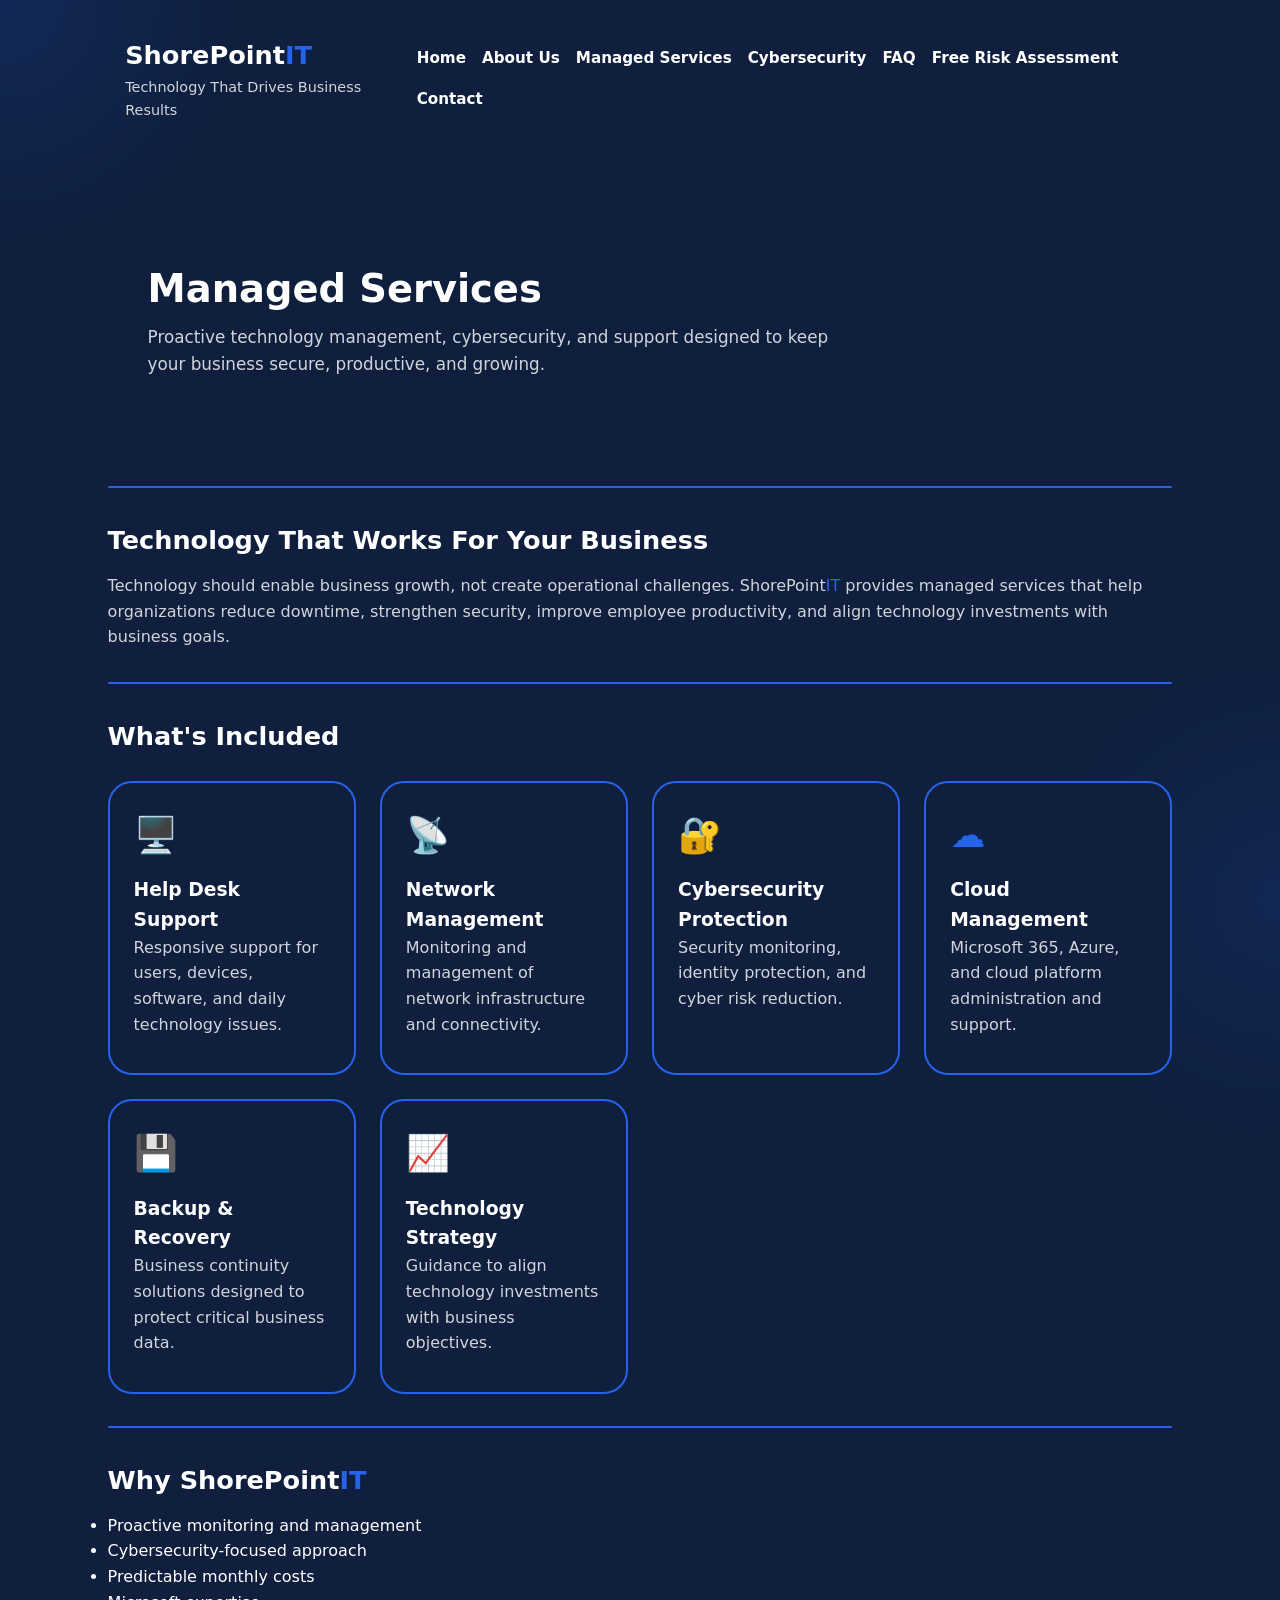
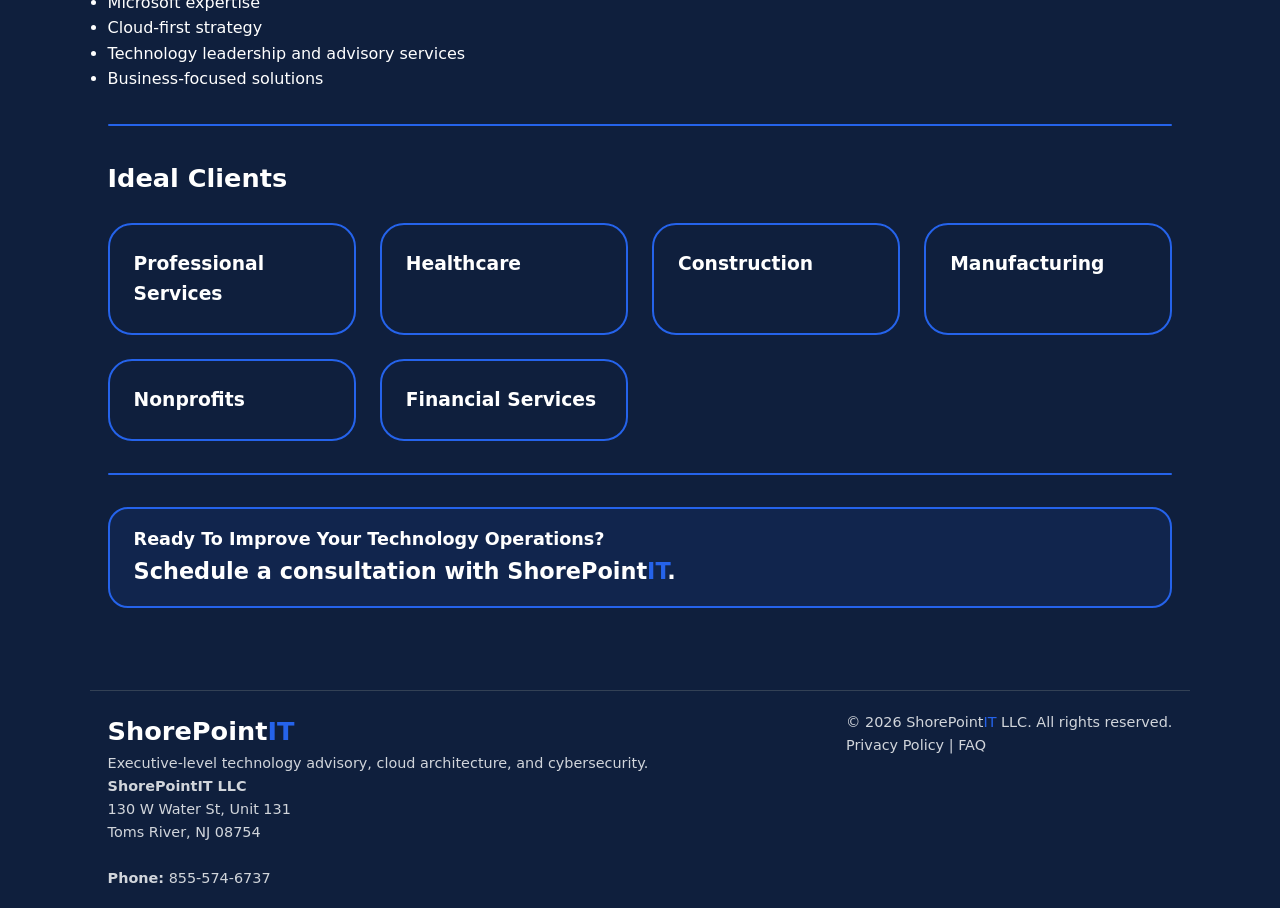
<file: managed-services.html>
<!DOCTYPE html>

<!--
ShorePointIT Website
Version: 1.0.0
Last Updated: 2026-07-10
Page: Home
-->

<html lang="en">

<head>
    <meta charset="UTF-8" />
    <meta name="viewport" content="width=device-width, initial-scale=1" />
    <title>About Us | ShorePointIT</title>
    <meta name="description" content="Meet the leadership team at ShorePointIT LLC." />

    <!-- Favicon -->
    <link rel="icon" type="image/png" href="/favicon.png" />

    <!-- Google Fonts -->
    <link rel="preconnect" href="https://fonts.googleapis.com" />
    <link rel="preconnect" href="https://fonts.gstatic.com" crossorigin />
    <link href="https://fonts.googleapis.com/css2?family=Inter:wght@400;500;600;700;800;900&display=swap"
        rel="stylesheet" />

    <!-- ShorePointIT CSS -->
    <link rel="stylesheet" href="css/site.css" />
    <!-- Google tag (gtag.js) -->
    <script async src="https://www.googletagmanager.com/gtag/js?id=G-TNV38K77GR"></script>
    <script>
        window.dataLayer = window.dataLayer || [];
        function gtag() { dataLayer.push(arguments); }
        gtag('js', new Date());

        gtag('config', 'G-TNV38K77GR');
    </script>
    <script type="text/javascript">
        (function (c, l, a, r, i, t, y) {
            c[a] = c[a] || function () { (c[a].q = c[a].q || []).push(arguments) };
            t = l.createElement(r); t.async = 1; t.src = "https://www.clarity.ms/tag/" + i;
            y = l.getElementsByTagName(r)[0]; y.parentNode.insertBefore(t, y);
        })(window, document, "clarity", "script", "xmm7xh1mbg");
    </script>
    <!-- Google Tag Manager -->
    <script>(function (w, d, s, l, i) {
            w[l] = w[l] || []; w[l].push({
                'gtm.start':
                    new Date().getTime(), event: 'gtm.js'
            }); var f = d.getElementsByTagName(s)[0],
                j = d.createElement(s), dl = l != 'dataLayer' ? '&l=' + l : ''; j.async = true; j.src =
                    'https://www.googletagmanager.com/gtm.js?id=' + i + dl; f.parentNode.insertBefore(j, f);
        })(window, document, 'script', 'dataLayer', 'GTM-WRJ8XN4M');</script>
    <!-- End Google Tag Manager -->
</head>


<body>

    <header>
        <script src="includes/header.js"></script>
    </header>
    <main>

        <section class="hero">

            <h1>Managed Services</h1>

            <p>
                Proactive technology management, cybersecurity, and support
                designed to keep your business secure, productive, and growing.
            </p>

        </section>

        <div class="accent-bar"></div>

        <section>

            <h2>Technology That Works For Your Business</h2>

            <p>
                Technology should enable business growth, not create operational
                challenges. ShorePoint<span class="brand-it">IT</span> provides
                managed services that help organizations reduce downtime,
                strengthen security, improve employee productivity, and align
                technology investments with business goals.
            </p>

        </section>

        <div class="accent-bar"></div>

        <section>

            <h2>What's Included</h2>

            <div class="industries-grid">

                <div class="oval-card">
                    <div class="oval-icon">🖥️</div>
                    <h3>Help Desk Support</h3>
                    <p>
                        Responsive support for users, devices,
                        software, and daily technology issues.
                    </p>
                </div>

                <div class="oval-card">
                    <div class="oval-icon">📡</div>
                    <h3>Network Management</h3>
                    <p>
                        Monitoring and management of network
                        infrastructure and connectivity.
                    </p>
                </div>

                <div class="oval-card">
                    <div class="oval-icon">🔐</div>
                    <h3>Cybersecurity Protection</h3>
                    <p>
                        Security monitoring, identity protection,
                        and cyber risk reduction.
                    </p>
                </div>

                <div class="oval-card">
                    <div class="oval-icon">☁️</div>
                    <h3>Cloud Management</h3>
                    <p>
                        Microsoft 365, Azure, and cloud platform
                        administration and support.
                    </p>
                </div>

                <div class="oval-card">
                    <div class="oval-icon">💾</div>
                    <h3>Backup &amp; Recovery</h3>
                    <p>
                        Business continuity solutions designed
                        to protect critical business data.
                    </p>
                </div>

                <div class="oval-card">
                    <div class="oval-icon">📈</div>
                    <h3>Technology Strategy</h3>
                    <p>
                        Guidance to align technology investments
                        with business objectives.
                    </p>
                </div>

            </div>

        </section>

        <div class="accent-bar"></div>

        <section>

            <h2>Why ShorePoint<span class="brand-it">IT</span></h2>

            <ul>
                <li>Proactive monitoring and management</li>
                <li>Cybersecurity-focused approach</li>
                <li>Predictable monthly costs</li>
                <li>Microsoft expertise</li>
                <li>Cloud-first strategy</li>
                <li>Technology leadership and advisory services</li>
                <li>Business-focused solutions</li>
            </ul>

        </section>

        <div class="accent-bar"></div>

        <section>

            <h2>Ideal Clients</h2>

            <div class="industries-grid">

                <div class="oval-card">
                    <h3>Professional Services</h3>
                </div>

                <div class="oval-card">
                    <h3>Healthcare</h3>
                </div>

                <div class="oval-card">
                    <h3>Construction</h3>
                </div>

                <div class="oval-card">
                    <h3>Manufacturing</h3>
                </div>

                <div class="oval-card">
                    <h3>Nonprofits</h3>
                </div>

                <div class="oval-card">
                    <h3>Financial Services</h3>
                </div>

            </div>

        </section>

        <div class="accent-bar"></div>

        <section>

            <div class="cta-box">

                <div>

                    <h3>Ready To Improve Your Technology Operations?</h3>

                    <p>
                        Schedule a consultation with
                        ShorePoint<span class="brand-it">IT</span>.
                    </p>

                </div>

            </div>

        </section>

    </main>

    <script src="includes/footer.js"></script>
    <!-- Google Tag Manager (noscript) -->
    <noscript><iframe src="https://www.googletagmanager.com/ns.html?id=GTM-WRJ8XN4M" height="0" width="0"
            style="display:none;visibility:hidden"></iframe></noscript>
    <!-- End Google Tag Manager (noscript) -->
</body>

</html>
</file>
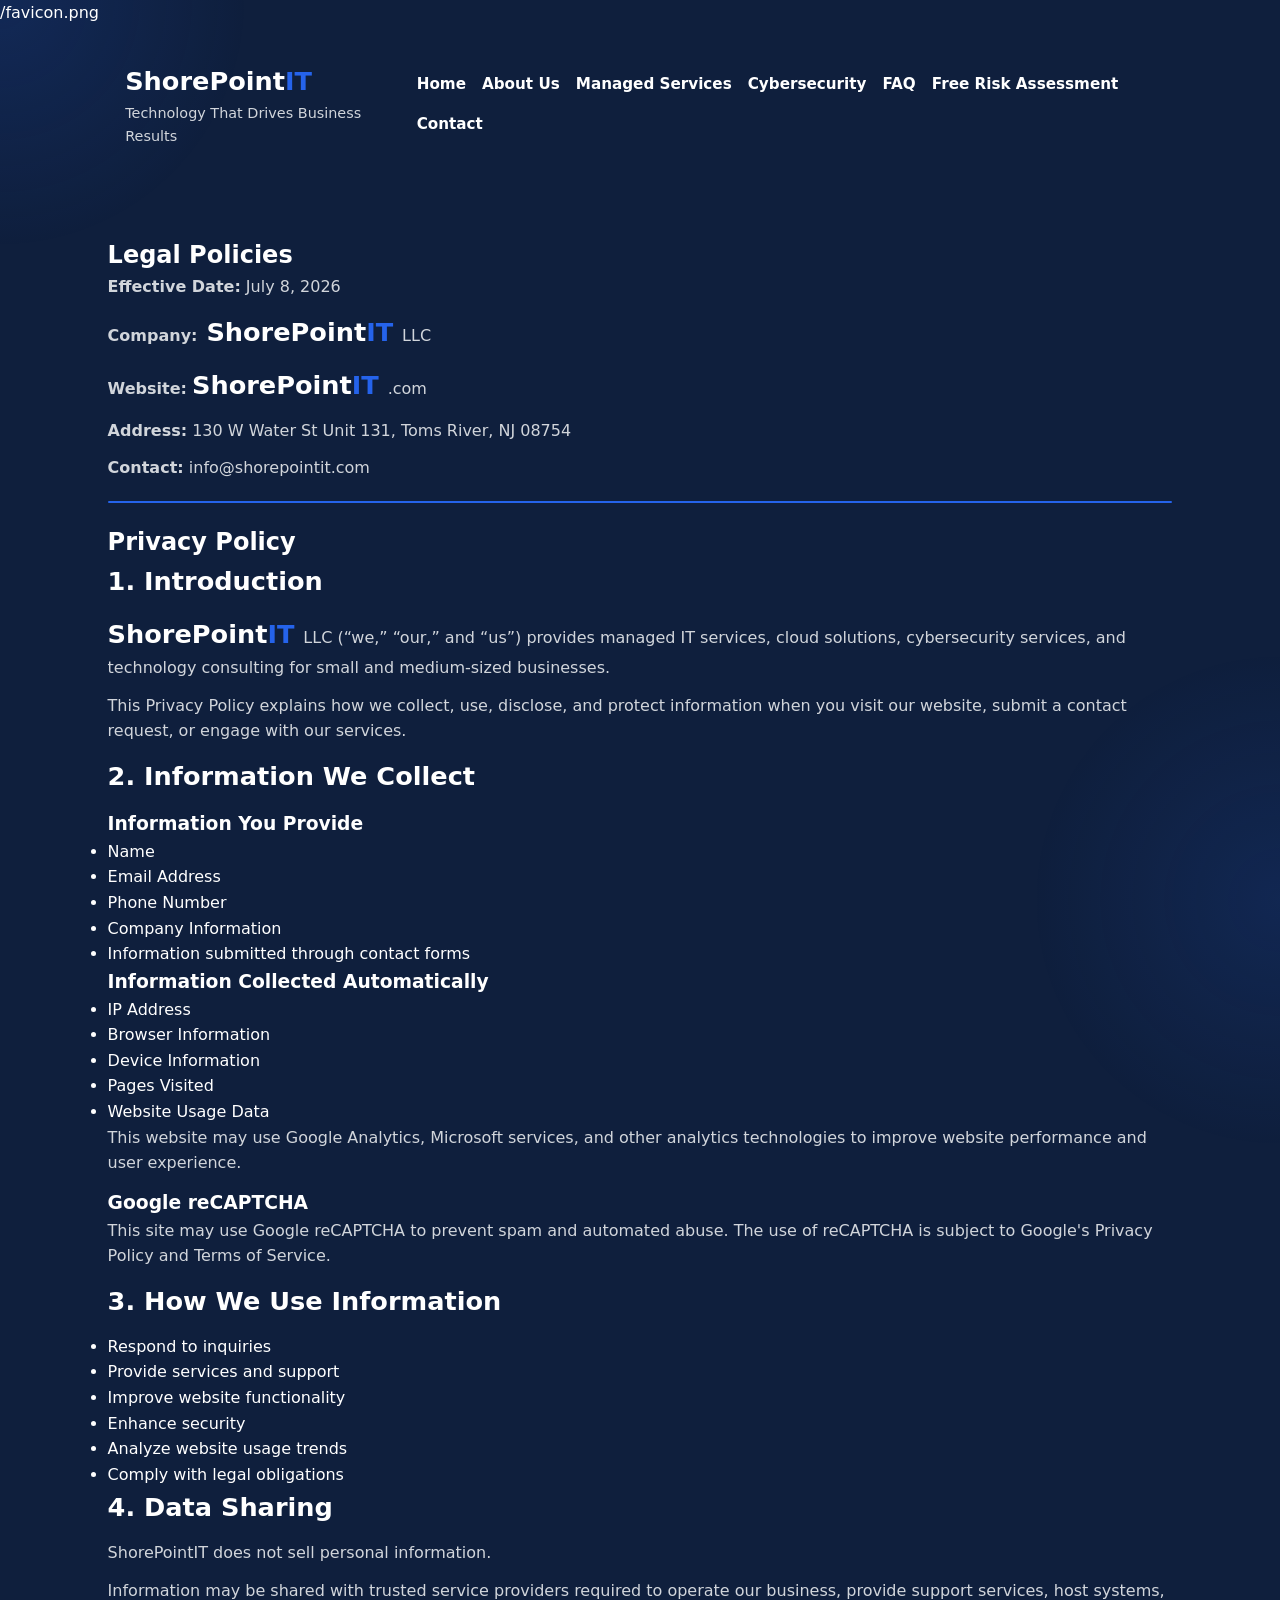
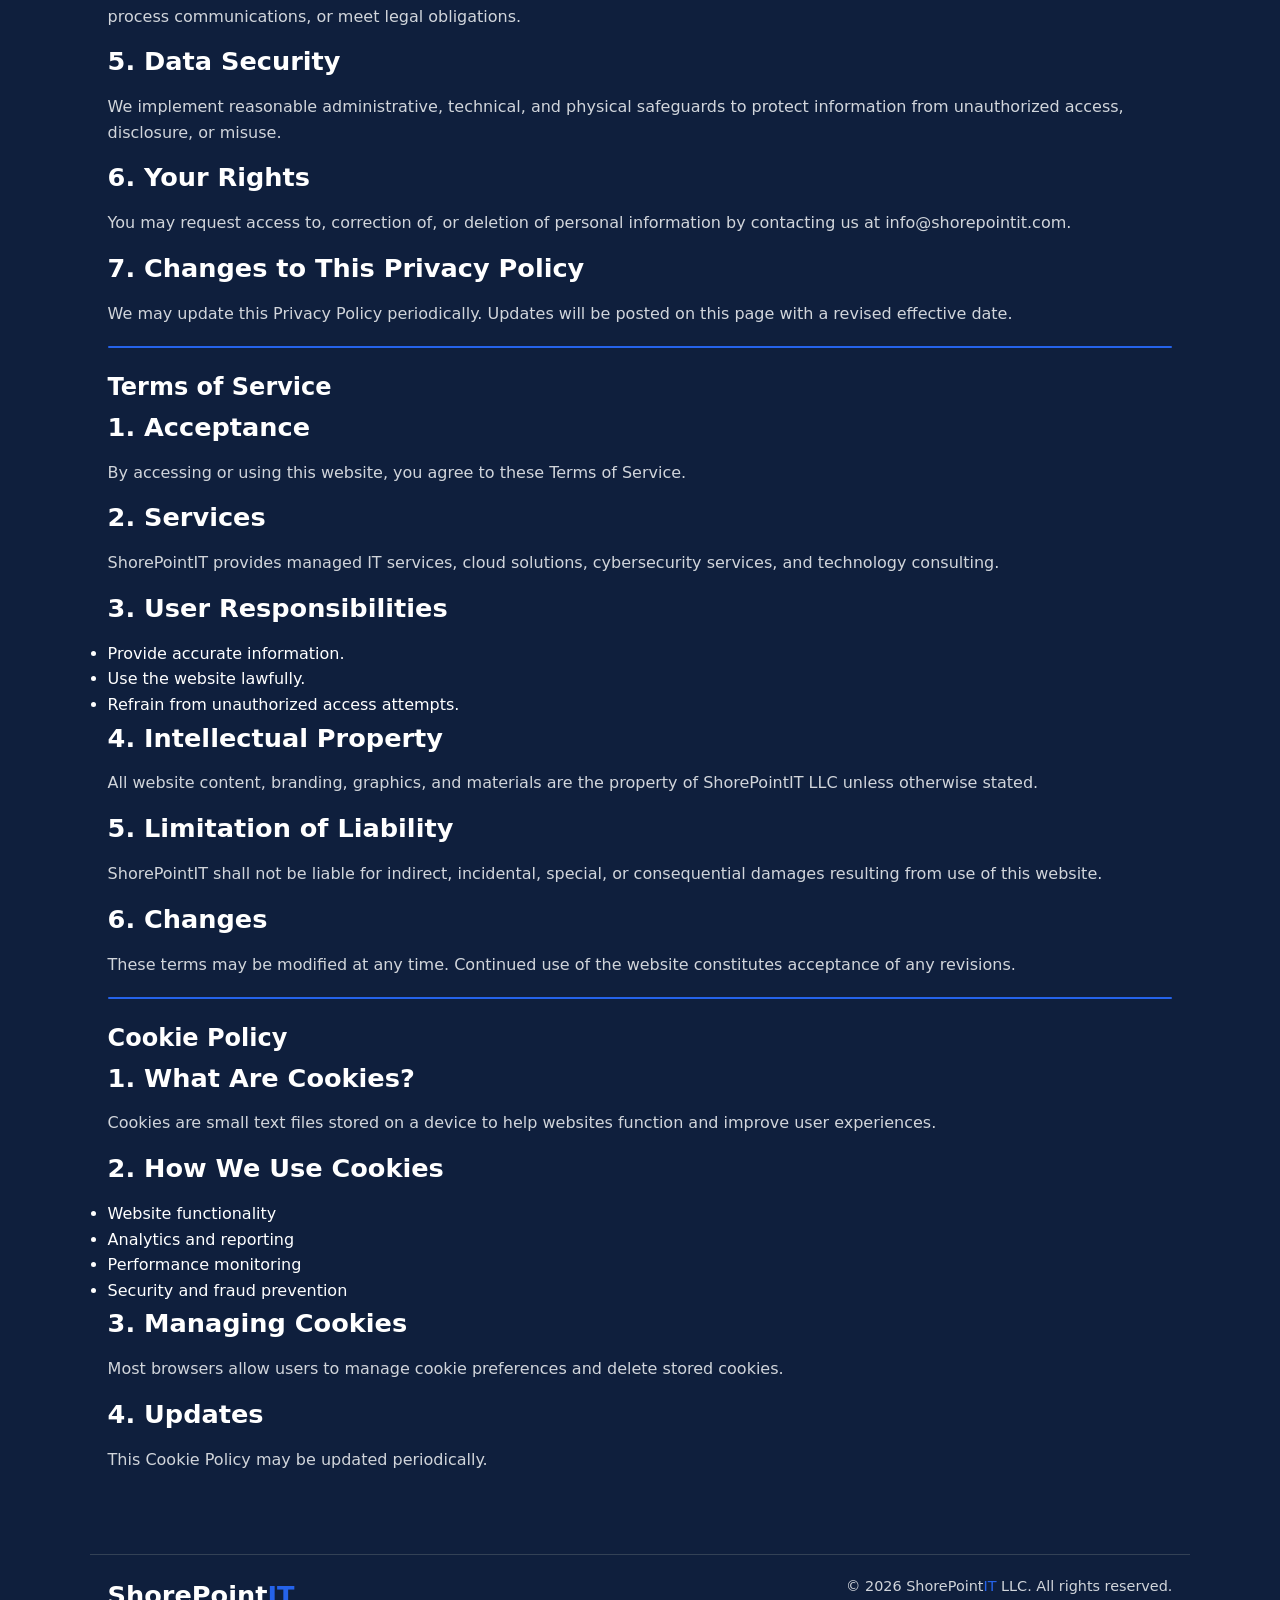
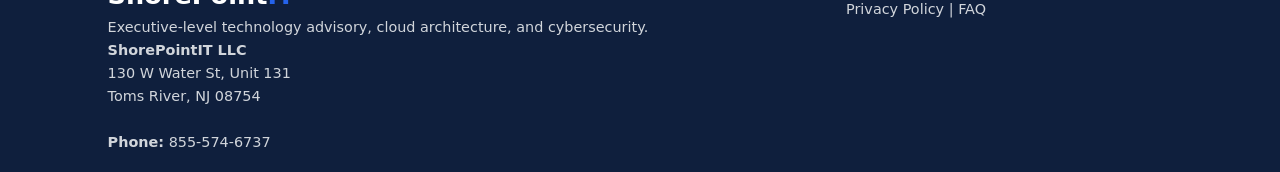
<file: privacy.html>
<!DOCTYPE html>

<!--
ShorePointIT Website
Version: 1.0.0
Last Updated: 2026-07-10
Page: Home
-->

<html lang="en">

<head>
    <meta charset="UTF-8" />
    <meta name="viewport" content="width=device-width, initial-scale=1" />

    <title>Privacy Policy | ShorePointIT</title>

    <meta name="description" content="Privacy Policy, Terms of Service, and Cookie Policy for ShorePointIT LLC." />

    /favicon.png

    <link rel="preconnect" href="https://fonts.googleapis.com" />
    <link rel="preconnect" href="https://fonts.gstatic.com" crossorigin />
    <link href="https://fonts.googleapis.com/css2?family=Inter:wght@400;500;600;700;800;900&display=swap"
        rel="stylesheet" />

    <!--ShorePointIT CSS-->
    <link rel="stylesheet" href="css/site.css" />
    <!-- Google tag (gtag.js) -->
    <script async src="https://www.googletagmanager.com/gtag/js?id=G-TNV38K77GR"></script>
    <script>
        window.dataLayer = window.dataLayer || [];
        function gtag() { dataLayer.push(arguments); }
        gtag('js', new Date());

        gtag('config', 'G-TNV38K77GR');
    </script>
    <script type="text/javascript">
        (function (c, l, a, r, i, t, y) {
            c[a] = c[a] || function () { (c[a].q = c[a].q || []).push(arguments) };
            t = l.createElement(r); t.async = 1; t.src = "https://www.clarity.ms/tag/" + i;
            y = l.getElementsByTagName(r)[0]; y.parentNode.insertBefore(t, y);
        })(window, document, "clarity", "script", "xmm7xh1mbg");
    </script>

    <!-- Google Tag Manager -->
    <script>(function (w, d, s, l, i) {
            w[l] = w[l] || []; w[l].push({
                'gtm.start':
                    new Date().getTime(), event: 'gtm.js'
            }); var f = d.getElementsByTagName(s)[0],
                j = d.createElement(s), dl = l != 'dataLayer' ? '&l=' + l : ''; j.async = true; j.src =
                    'https://www.googletagmanager.com/gtm.js?id=' + i + dl; f.parentNode.insertBefore(j, f);
        })(window, document, 'script', 'dataLayer', 'GTM-WRJ8XN4M');</script>
    <!-- End Google Tag Manager -->
</head>

<body>

    </h1>

    <header>
        <script src="includes/header.js"></script>
    </header>

    <main>

        <section>

            <h1>Legal Policies</h1>

            <p><strong>Effective Date:</strong> July 8, 2026</p>
            <p><strong>Company:</strong><span class="brand">
                    ShorePoint<span class="brand-it">IT</span>
                </span>LLC</p>
            <p><strong>Website:</strong> <span class="brand">
                    ShorePoint<span class="brand-it">IT</span>
                </span>.com</p>
            <p><strong>Address:</strong> 130 W Water St Unit 131, Toms River, NJ 08754</p>
            <p><strong>Contact:</strong> info@shorepointit.com</p>

            <div class="accent-bar"></div>

            <h1>Privacy Policy</h1>

            <h2>1. Introduction</h2>

            <p>
                <span class="brand">
                    ShorePoint<span class="brand-it">IT</span>
                </span> LLC (“we,” “our,” and “us”) provides managed IT services,
                cloud solutions, cybersecurity services, and technology consulting for
                small and medium-sized businesses.
            </p>

            <p>
                This Privacy Policy explains how we collect, use, disclose, and protect
                information when you visit our website, submit a contact request, or
                engage with our services.
            </p>

            <h2>2. Information We Collect</h2>

            <h3>Information You Provide</h3>

            <ul>
                <li>Name</li>
                <li>Email Address</li>
                <li>Phone Number</li>
                <li>Company Information</li>
                <li>Information submitted through contact forms</li>
            </ul>

            <h3>Information Collected Automatically</h3>

            <ul>
                <li>IP Address</li>
                <li>Browser Information</li>
                <li>Device Information</li>
                <li>Pages Visited</li>
                <li>Website Usage Data</li>
            </ul>

            <p>
                This website may use Google Analytics, Microsoft services, and other
                analytics technologies to improve website performance and user
                experience.
            </p>

            <h3>Google reCAPTCHA</h3>

            <p>
                This site may use Google reCAPTCHA to prevent spam and automated abuse.
                The use of reCAPTCHA is subject to Google's Privacy Policy and Terms of
                Service.
            </p>

            <h2>3. How We Use Information</h2>

            <ul>
                <li>Respond to inquiries</li>
                <li>Provide services and support</li>
                <li>Improve website functionality</li>
                <li>Enhance security</li>
                <li>Analyze website usage trends</li>
                <li>Comply with legal obligations</li>
            </ul>

            <h2>4. Data Sharing</h2>

            <p>
                ShorePointIT does not sell personal information.
            </p>

            <p>
                Information may be shared with trusted service providers required to
                operate our business, provide support services, host systems, process
                communications, or meet legal obligations.
            </p>

            <h2>5. Data Security</h2>

            <p>
                We implement reasonable administrative, technical, and physical
                safeguards to protect information from unauthorized access, disclosure,
                or misuse.
            </p>

            <h2>6. Your Rights</h2>

            <p>
                You may request access to, correction of, or deletion of personal
                information by contacting us at info@shorepointit.com.
            </p>

            <h2>7. Changes to This Privacy Policy</h2>

            <p>
                We may update this Privacy Policy periodically. Updates will be posted
                on this page with a revised effective date.
            </p>

            <div class="accent-bar"></div>

            <h1>Terms of Service</h1>

            <h2>1. Acceptance</h2>

            <p>
                By accessing or using this website, you agree to these Terms of Service.
            </p>

            <h2>2. Services</h2>

            <p>
                ShorePointIT provides managed IT services, cloud solutions,
                cybersecurity services, and technology consulting.
            </p>

            <h2>3. User Responsibilities</h2>

            <ul>
                <li>Provide accurate information.</li>
                <li>Use the website lawfully.</li>
                <li>Refrain from unauthorized access attempts.</li>
            </ul>

            <h2>4. Intellectual Property</h2>

            <p>
                All website content, branding, graphics, and materials are the property
                of ShorePointIT LLC unless otherwise stated.
            </p>

            <h2>5. Limitation of Liability</h2>

            <p>
                ShorePointIT shall not be liable for indirect, incidental, special, or
                consequential damages resulting from use of this website.
            </p>

            <h2>6. Changes</h2>

            <p>
                These terms may be modified at any time. Continued use of the website
                constitutes acceptance of any revisions.
            </p>

            <div class="accent-bar"></div>

            <h1>Cookie Policy</h1>

            <h2>1. What Are Cookies?</h2>

            <p>
                Cookies are small text files stored on a device to help websites
                function and improve user experiences.
            </p>

            <h2>2. How We Use Cookies</h2>

            <ul>
                <li>Website functionality</li>
                <li>Analytics and reporting</li>
                <li>Performance monitoring</li>
                <li>Security and fraud prevention</li>
            </ul>

            <h2>3. Managing Cookies</h2>

            <p>
                Most browsers allow users to manage cookie preferences and delete stored
                cookies.
            </p>

            <h2>4. Updates</h2>

            <p>
                This Cookie Policy may be updated periodically.
            </p>

        </section>

    </main>
    <script src="includes/footer.js"></script>

    <script>
        document.getElementById('year').textContent =
            new Date().getFullYear();
    </script>
    <!-- Google Tag Manager (noscript) -->
    <noscript><iframe src="https://www.googletagmanager.com/ns.html?id=GTM-WRJ8XN4M" height="0" width="0"
            style="display:none;visibility:hidden"></iframe></noscript>
    <!-- End Google Tag Manager (noscript) -->
</body>

</html>
</file>
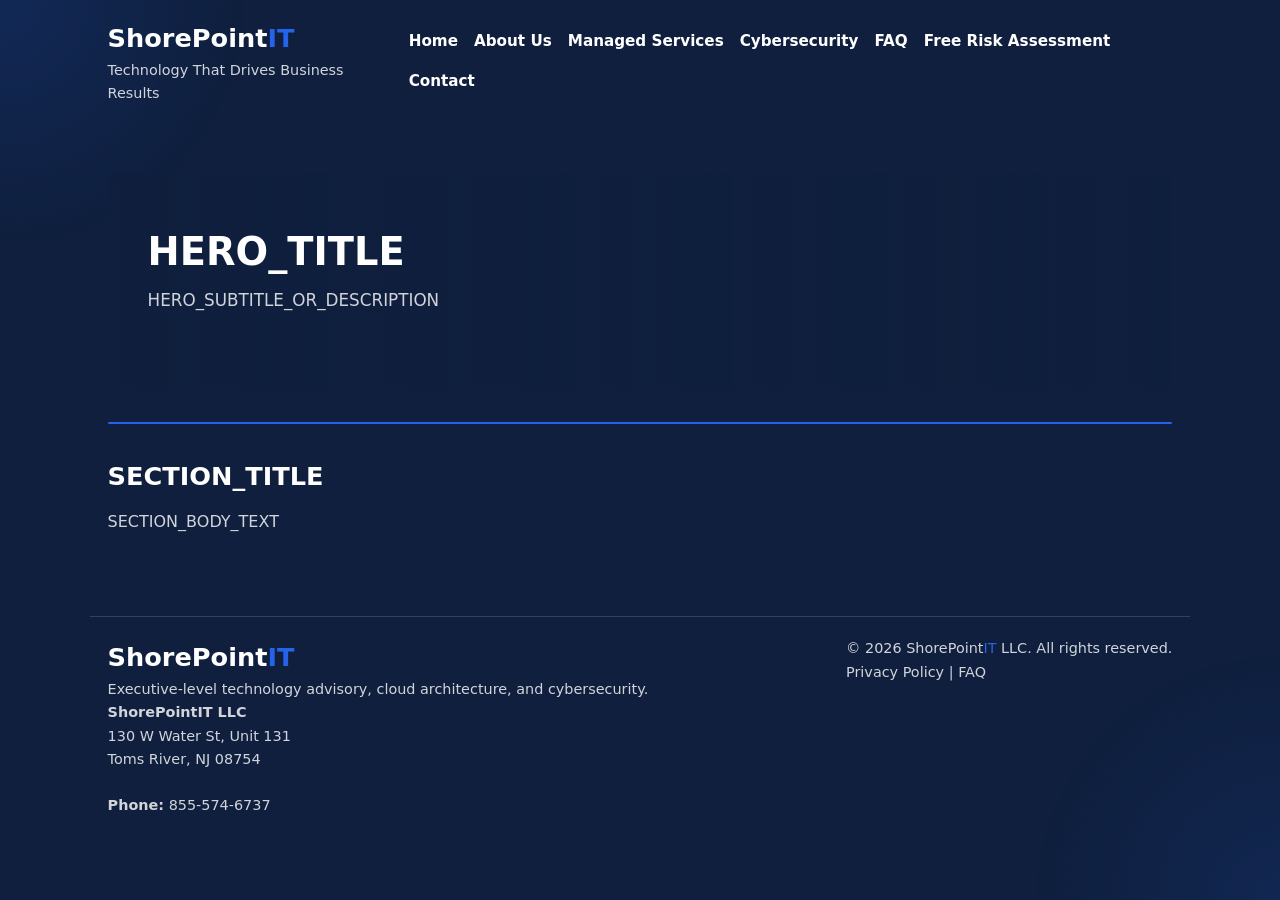
<file: template.html>
<!DOCTYPE html>
<!--
ShorePointIT Website
Page: TEMPLATE
Version: 2.1.0
-->
<html lang="en">

<head>
    <meta charset="UTF-8" />
    <meta name="viewport" content="width=device-width, initial-scale=1" />

    <title>PAGE_TITLE | ShorePointIT</title>
    <meta name="description" content="PAGE_DESCRIPTION" />

    <!-- Favicon -->
    <link rel="icon" type="image/png" href="/favicon.png" />

    <!-- Google Fonts -->
    <link rel="preconnect" href="https://fonts.googleapis.com" />
    <link rel="preconnect" href="https://fonts.gstatic.com" crossorigin />
    <link href="https://fonts.googleapis.com/css2?family=Inter:wght@400;500;600;700;800;900&display=swap"
        rel="stylesheet" />

    <!-- ShorePointIT CSS -->
    <link rel="stylesheet" href="css/site.css" />

    <!-- Analytics Includes -->
    <script src="includes/analytics.js"></script>

    <!-- Structured Data Include -->
    <script src="includes/schema.js"></script>
</head>

<body>

    <!-- HEADER INCLUDE -->
    <script src="includes/header.js"></script>

    <main>

        <!-- HERO SECTION -->
        <section class="hero">
            <h1>HERO_TITLE</h1>
            <p>
                HERO_SUBTITLE_OR_DESCRIPTION
            </p>
        </section>

        <div class="accent-bar"></div>

        <!-- MAIN SECTION CONTENT -->
        <section>
            <h2>SECTION_TITLE</h2>
            <p>
                SECTION_BODY_TEXT
            </p>
        </section>

    </main>

    <!-- FOOTER INCLUDE -->
    <script src="includes/footer.js"></script>

    <!-- Mobile Menu Script -->
    <script>
        var menuToggle = document.getElementById('menuToggle');
        if (menuToggle) {
            menuToggle.addEventListener('click', function () {
                var mainNav = document.getElementById('mainNav');
                if (mainNav) {
                    mainNav.classList.toggle('active');
                }
            });
        }
    </script>

</body>

</html>
</file>
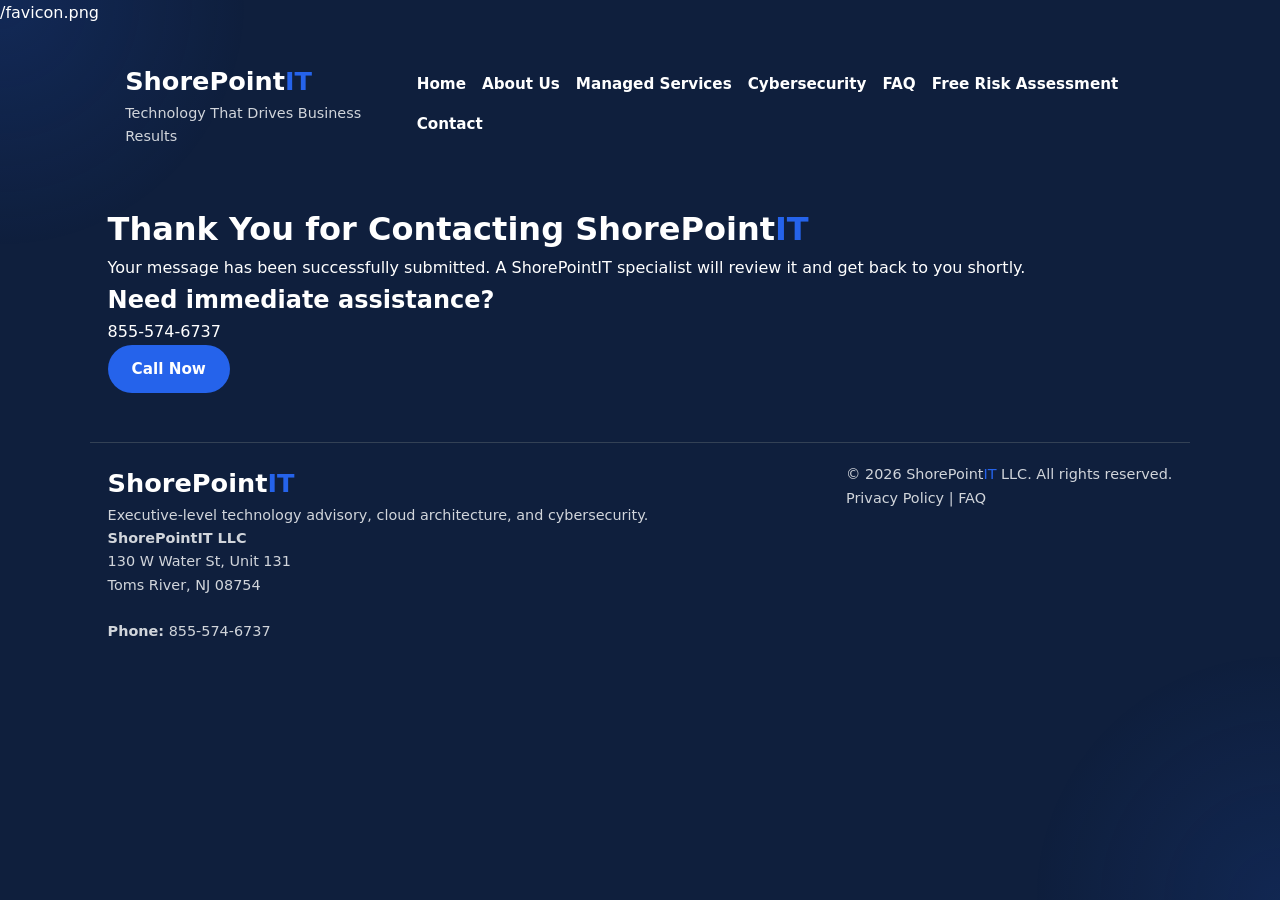
<file: thank-you.html>
<!DOCTYPE html>

<!--
ShorePointIT Website
Version: 1.0.0
Last Updated: 2026-07-10
Page: Home
-->

<html lang="en">

<head>
  <meta charset="UTF-8" />
  <meta name="viewport" content="width=device-width, initial-scale=1" />

  <title>Privacy Policy | ShorePointIT</title>

  <meta name="description" content="Privacy Policy, Terms of Service, and Cookie Policy for ShorePointIT LLC." />

  /favicon.png

  <link rel="preconnect" href="https://fonts.googleapis.com" />
  <link rel="preconnect" href="https://fonts.gstatic.com" crossorigin />
  <link href="https://fonts.googleapis.com/css2?family=Inter:wght@400;500;600;700;800;900&display=swap"
    rel="stylesheet" />

  <!--ShorePointIT CSS-->
  <link rel="stylesheet" href="css/site.css" />

  <script type="text/javascript">
    (function (c, l, a, r, i, t, y) {
      c[a] = c[a] || function () { (c[a].q = c[a].q || []).push(arguments) };
      t = l.createElement(r); t.async = 1; t.src = "https://www.clarity.ms/tag/" + i;
      y = l.getElementsByTagName(r)[0]; y.parentNode.insertBefore(t, y);
    })(window, document, "clarity", "script", "xmm7xh1mbg");
  </script>
  <!-- Google tag (gtag.js) -->
  <script async src="https://www.googletagmanager.com/gtag/js?id=AW-18325681576"></script>
  <script>
    window.dataLayer = window.dataLayer || [];
    function gtag() { dataLayer.push(arguments); }
    gtag('js', new Date());

    gtag('config', 'AW-18325681576');
  </script>
  <!-- Google Tag Manager -->
  <script>(function (w, d, s, l, i) {
      w[l] = w[l] || []; w[l].push({
        'gtm.start':
          new Date().getTime(), event: 'gtm.js'
      }); var f = d.getElementsByTagName(s)[0],
        j = d.createElement(s), dl = l != 'dataLayer' ? '&l=' + l : ''; j.async = true; j.src =
          'https://www.googletagmanager.com/gtm.js?id=' + i + dl; f.parentNode.insertBefore(j, f);
    })(window, document, 'script', 'dataLayer', 'GTM-WRJ8XN4M');</script>
  <!-- End Google Tag Manager -->
</head>

<header>
  <script src="includes/header.js"></script>
</header>

<body>

  <main>
    <h1>
      Thank You for Contacting ShorePoint<span class="brand-it">IT</span>
    </h1>
    <p>Your message has been successfully submitted. A ShorePointIT specialist will review it and get back to you
      shortly.</p>

    <div class="box">
      <h2>Need immediate assistance?</h2>
      <div class="phone">855‑574‑6737</div>
      <a href="tel:8555746737" class="call-btn">Call Now</a>
    </div>
  </main>


  <script src="includes/footer.js"></script>


  <script>
    document.getElementById('year').textContent = new Date().getFullYear();
  </script>
  <!-- Google Tag Manager (noscript) -->
  <noscript><iframe src="https://www.googletagmanager.com/ns.html?id=GTM-WRJ8XN4M" height="0" width="0"
      style="display:none;visibility:hidden"></iframe></noscript>
  <!-- End Google Tag Manager (noscript) -->
</body>

</html>
</file>
<file: css/site.css>
/* =====================================================
   ShorePointIT Shared Site & Landing Page Styles
   ===================================================== */

:root {
    --navy: #0f1f3d;
    --navy-light: #11254d;
    --electric-blue: #2563eb;
    --electric-blue-hover: #1d4ed8;

    --text-main: #ffffff;
    --text-muted: #d1d5db;
    --text-dark: #0f1f3d;
    --text-slate: #475569;

    --border-light: #334155;
    --bg-light: #0f1f3d;
}


/* =====================================================
   Global Reset
   ===================================================== */

* {
    margin: 0;
    padding: 0;
    box-sizing: border-box;
}

html {
    scroll-behavior: smooth;
}

body {
    font-family: system-ui, -apple-system, BlinkMacSystemFont, "Segoe UI", Roboto, sans-serif;
    color: var(--text-main);
    background-color: var(--bg-light);
    line-height: 1.6;
    position: relative;
    overflow-x: hidden;
}

a {
    text-decoration: none;
    color: inherit;
}

img {
    max-width: 100%;
}


/* =====================================================
   Background Ambient Glows
   ===================================================== */

body::before {
    content: "";
    position: fixed;
    top: -250px;
    left: -250px;
    width: 500px;
    height: 500px;

    background:
        radial-gradient(
            circle,
            rgba(37, 99, 235, 0.15) 0%,
            transparent 70%
        );

    pointer-events: none;
    z-index: -1;
}

body::after {
    content: "";
    position: fixed;
    bottom: -250px;
    right: -250px;
    width: 500px;
    height: 500px;

    background:
        radial-gradient(
            circle,
            rgba(37, 99, 235, 0.12) 0%,
            transparent 70%
        );

    pointer-events: none;
    z-index: -1;
}


/* =====================================================
   Main Site Width
   ===================================================== */

header,
main,
footer {
    max-width: 1100px;
    margin: 0 auto;
    padding: 1.1rem;
}


/* =====================================================
   Header & Navigation
   ===================================================== */

header {
    margin-bottom: 0.1rem;
}

.header-row {
    display: flex;
    justify-content: space-between;
    align-items: center;
    gap: 1rem;
}

.brand-container {
    display: flex;
    flex-direction: column;
}

.brand {
    font-weight: 700;
    font-size: 1.6rem;
    color: #ffffff;
}

.brand-it {
    color: var(--electric-blue);
}

.tagline {
    font-size: 0.9rem;
    color: var(--text-muted);
}

nav {
    display: flex;
    flex-wrap: wrap;
    gap: 1rem;
    align-items: center;
}

nav a {
    font-size: 0.95rem;
    color: #ffffff;
    font-weight: 600;

    transition:
        color 0.2s ease,
        background-color 0.2s ease;
}

nav a:hover {
    color: var(--electric-blue);
}

.nav-highlight {
    color: #ffffff;
}

.nav-cta {
    color: #ffffff;
}

.menu-toggle {
    display: none;
    background: none;
    border: none;
    color: var(--electric-blue);
    font-size: 2rem;
    cursor: pointer;
}


/* =====================================================
   Accent Line
   ===================================================== */

.accent-bar {
    width: 100%;
    height: 2px;
    background-color: var(--electric-blue);
    border-radius: 999px;
    margin: 1.25rem 0;
}


/* =====================================================
   General Sections
   ===================================================== */

section {
    margin: 2rem 0;
}

section h2 {
    font-size: 1.6rem;
    margin-bottom: 0.75rem;
    color: #ffffff;
}

section p {
    color: var(--text-muted);
    margin-bottom: 0.75rem;
}


/* =====================================================
   Hero Layout
   ===================================================== */

.hero {
    position: relative;
    padding: 3.5rem 2.5rem;
    border-radius: 12px;

    background:
        linear-gradient(
            90deg,
            rgba(15, 31, 61, 0.92) 0%,
            rgba(15, 31, 61, 0.82) 40%,
            rgba(15, 31, 61, 0.55) 100%
        );

    background-size: cover;
    background-position: center;
}

.hero-grid-layout {
    display: grid;
    grid-template-columns: 1fr 1fr;
    gap: 2rem;
    align-items: center;
}

.hero h1 {
    font-size: 2.4rem;
    line-height: 1.2;
    margin-bottom: 0.75rem;
}

.hero p {
    font-size: 1.05rem;
    margin-bottom: 1.25rem;
    color: var(--text-muted);
    max-width: 720px;
}


/* =====================================================
   About Page Hero
   ===================================================== */

.hero-page {
    text-align: center;
    padding: 2rem 1rem 1rem;
}

.hero-page h1 {
    font-size: 2.25rem;
    line-height: 1.2;
    margin-bottom: 1rem;
}

.about-intro {
    max-width: 850px;
    margin-left: auto;
    margin-right: auto;
}


/* =====================================================
   Button Groups
   ===================================================== */

.btn-group {
    display: flex;
    flex-wrap: wrap;
    gap: 0.75rem;
    align-items: center;
}


/* =====================================================
   Buttons
   ===================================================== */

.btn-primary,
.btn-secondary,
.call-btn {
    padding: 0.75rem 1.5rem;
    border-radius: 999px;
    font-size: 0.95rem;
    font-weight: 600;
    display: inline-block;

    transition:
        transform 0.2s ease,
        background-color 0.2s ease;
}

.btn-primary {
    background-color: var(--electric-blue);
    color: #ffffff;
}

.btn-primary:hover {
    background-color: var(--electric-blue-hover);
    transform: translateY(-1px);
}

.btn-secondary {
    border: 1px solid #ffffff;
    color: #ffffff;
    background-color: transparent;
}

.btn-secondary:hover {
    background-color: rgba(255, 255, 255, 0.1);
}

.call-btn {
    background-color: var(--electric-blue);
    color: #ffffff;
    white-space: nowrap;
}


/* =====================================================
   CTA Box
   ===================================================== */

.cta-box {
    background-color: var(--navy-light);
    border: 2px solid var(--electric-blue);
    border-radius: 20px;
    padding: 1rem 1.5rem;

    display: flex;
    align-items: center;
    gap: 1rem;
}

.cta-box h3 {
    margin: 0;
    font-size: 1.1rem;
}

.cta-box p {
    margin: 0.1rem 0 0;
    font-size: 1.4rem;
    font-weight: 800;
    color: #ffffff;
}


/* =====================================================
   Compact Modern Lead Form
   ===================================================== */

.modern-form-card {
    background-color: #ffffff;
    border-radius: 16px;
    padding: 1.5rem 1.5rem 1.25rem;

    box-shadow:
        0 20px 35px -10px rgba(0, 0, 0, 0.4);

    border: 1px solid rgba(255, 255, 255, 0.1);
    color: var(--text-dark);
}

.modern-form-card h2 {
    color: var(--text-dark) !important;
    font-size: 1.25rem;
    font-weight: 800;
    margin-bottom: 0.25rem;
    letter-spacing: -0.02em;
    text-align: center;
}

.modern-form-card p {
    color: var(--text-slate) !important;
    font-size: 0.85rem;
    margin-bottom: 1rem;
    line-height: 1.3;
    text-align: center;
}


/* =====================================================
   Form Grid
   ===================================================== */

.form-grid-2col {
    display: grid;
    grid-template-columns: 1fr 1fr;
    gap: 0.75rem;
}

.form-group {
    margin-bottom: 0.75rem;
    text-align: left;
}

.form-group label {
    display: block;
    font-size: 0.8rem;
    font-weight: 600;
    color: #1e293b !important;
    margin-bottom: 0.25rem;
}


/* =====================================================
   Modern Form Inputs
   ===================================================== */

.modern-input {
    width: 100%;
    padding: 0.55rem 0.75rem;
    font-size: 0.88rem;

    color: var(--text-dark);
    background-color: #f8fafc;

    border: 1.5px solid #cbd5e1;
    border-radius: 8px;

    outline: none;

    transition:
        border-color 0.2s ease,
        background-color 0.2s ease,
        box-shadow 0.2s ease;
}

.modern-input::placeholder {
    color: #94a3b8;
}

.modern-input:focus {
    background-color: #ffffff;
    border-color: var(--electric-blue);

    box-shadow:
        0 0 0 3px rgba(37, 99, 235, 0.15);
}


/* =====================================================
   Modern Submit Button
   ===================================================== */

.btn-modern-submit {
    width: 100%;

    background-color: var(--electric-blue);
    color: #ffffff;

    font-size: 0.95rem;
    font-weight: 700;

    padding: 0.75rem;

    border: none;
    border-radius: 8px;

    cursor: pointer;

    margin-top: 0.25rem;

    box-shadow:
        0 4px 12px rgba(37, 99, 235, 0.3);

    transition:
        background-color 0.2s ease,
        transform 0.1s ease;
}

.btn-modern-submit:hover {
    background-color: var(--electric-blue-hover);
    transform: translateY(-1px);
}

.btn-modern-submit:active {
    transform: translateY(0);
}


/* =====================================================
   Cloudflare Turnstile
   ===================================================== */

.turnstile-wrapper {
    margin: 0.5rem 0;
    display: flex;
    justify-content: center;
}


/* =====================================================
   Credibility Bar
   ===================================================== */

.proof-bar {
    background-color: var(--navy-light);
    border-radius: 12px;
    padding: 1.25rem;
    text-align: center;
    border: 1px solid var(--border-light);
}

.proof-title {
    font-size: 0.9rem;
    text-transform: uppercase;
    letter-spacing: 0.05em;
    color: var(--text-muted);
    margin-bottom: 0.5rem;
}

.proof-credentials {
    display: flex;
    flex-wrap: wrap;
    justify-content: center;
    gap: 1.5rem;
    font-size: 0.95rem;
}


/* =====================================================
   Industry & Feature Cards
   ===================================================== */

.industries-grid {
    display: grid;
    grid-template-columns: repeat(4, 1fr);
    gap: 1.5rem;
    margin-top: 1.5rem;
}

.oval-card {
    border: 2px solid var(--electric-blue);
    border-radius: 24px;

    padding: 1.5rem;

    background-color: var(--navy);

    transition:
        transform 0.2s ease,
        box-shadow 0.2s ease;
}

.oval-card:hover {
    transform: translateY(-4px);

    box-shadow:
        0 0 20px rgba(37, 99, 235, 0.3);
}

.oval-card img {
    transition: transform 0.3s ease;
}

.oval-card:hover img {
    transform: scale(1.03);
}

.oval-icon {
    font-size: 2.2rem;
    margin-bottom: 0.75rem;
    color: var(--electric-blue);
}


/* =====================================================
   ABOUT US - Leadership Team
   ===================================================== */

.team-grid {
    display: grid !important;

    grid-template-columns:
        repeat(4, minmax(0, 1fr)) !important;

    gap: 18px !important;

    width: 100% !important;
    margin-top: 1.5rem;

    align-items: stretch !important;
}

.team-card {
    display: flex !important;
    flex-direction: column !important;

    min-width: 0 !important;
    height: 100% !important;

    padding: 14px !important;

    text-align: center;

    background-color: var(--navy-light);

    border:
        2px solid var(--electric-blue);

    border-radius: 20px;

    overflow: hidden;
}


/* =====================================================
   Leadership Photos
   ===================================================== */

.team-card img {
    width: 220px !important;
    height: 245px !important;

    min-width: 0 !important;
    max-width: 100% !important;

    object-fit: cover !important;
    object-position: center top !important;

    display: block !important;

    margin:
        0 auto 18px auto !important;

    border-radius: 14px;
}


/* =====================================================
   Leadership Names
   ===================================================== */

.team-card h3 {
    min-height: 40px;

    display: flex;
    align-items: center;
    justify-content: center;

    margin:
        0 0 0.35rem 0 !important;

    font-size: 1.22rem;
    line-height: 1.2;

    color: #ffffff;
}


/* =====================================================
   Leadership Titles
   ===================================================== */

.team-title {
    min-height: 58px;

    display: flex;
    align-items: flex-start;
    justify-content: center;

    margin:
        0 0 1rem 0 !important;

    font-size: 0.96rem;
    font-weight: 700;

    line-height: 1.35;

    color: #ffffff !important;
}


/* =====================================================
   Leadership Bios
   ===================================================== */

.bio-box {
    flex: 1;

    padding: 1rem;

    text-align: left;

    background:
        rgba(255, 255, 255, 0.03);

    border-radius: 12px;
}

.bio-box p {
    margin: 0;
    width: 100%;
}


/* =====================================================
   Index Page Contact Form
   ===================================================== */

.contact-form {
    background-color: #11254d;

    padding: 2.5rem;

    border-radius: 20px;

    border:
        2px solid #2563eb;

    max-width: 650px;

    margin:
        2rem auto 0 auto;

    box-shadow:
        0 20px 35px -10px rgba(0, 0, 0, 0.4);
}

.contact-form .form-group {
    margin-bottom: 1.25rem;
    text-align: left;
}

.contact-form label {
    display: block !important;

    margin-bottom:
        0.4rem !important;

    font-weight:
        700 !important;

    font-size:
        0.95rem !important;

    color:
        #ffffff !important;

    letter-spacing:
        0.01em;
}

.contact-form input[type="text"],
.contact-form input[type="email"],
.contact-form input[type="tel"],
.contact-form textarea {
    width: 100%;

    padding:
        0.8rem 1rem;

    border-radius:
        8px;

    border:
        1.5px solid #3b82f6;

    background-color:
        #0b172e;

    color:
        #ffffff !important;

    font-size:
        0.95rem;

    transition:
        border-color 0.2s ease,
        background-color 0.2s ease,
        box-shadow 0.2s ease;
}

.contact-form input::placeholder,
.contact-form textarea::placeholder {
    color:
        #94a3b8 !important;
}

.contact-form input[type="text"]:focus,
.contact-form input[type="email"]:focus,
.contact-form input[type="tel"]:focus,
.contact-form textarea:focus {
    outline: none;

    border-color:
        #60a5fa;

    box-shadow:
        0 0 0 4px
        rgba(59, 130, 246, 0.25);

    background-color:
        #0f1f3d;
}

.contact-form button[type="submit"] {
    background-color:
        #2563eb;

    color:
        #ffffff;

    border:
        none;

    padding:
        0.9rem 1.75rem;

    border-radius:
        8px;

    font-size:
        1.05rem;

    font-weight:
        700;

    cursor:
        pointer;

    margin-top:
        1rem;

    width:
        100%;

    box-shadow:
        0 4px 12px rgba(37, 99, 235, 0.4);

    transition:
        background-color 0.2s ease,
        transform 0.1s ease;
}

.contact-form button[type="submit"]:hover {
    background-color:
        #1d4ed8;

    transform:
        translateY(-1px);
}


/* =====================================================
   Footer
   ===================================================== */

footer {
    border-top:
        1px solid var(--border-light);

    margin-top:
        2rem;

    padding-top:
        1.25rem;

    font-size:
        0.9rem;

    color:
        var(--text-muted);

    display:
        flex;

    flex-wrap:
        wrap;

    justify-content:
        space-between;

    gap:
        1rem;
}


/* =====================================================
   Responsive - Tablets
   ===================================================== */

@media (max-width: 900px) {

    .hero-grid-layout {
        grid-template-columns:
            1fr;
    }

    .industries-grid {
        grid-template-columns:
            repeat(2, 1fr);
    }

    .team-grid {
        grid-template-columns:
            repeat(2, minmax(0, 1fr)) !important;
    }

    .team-card img {
        width:
            250px !important;

        height:
            270px !important;
    }
}


/* =====================================================
   Responsive - Navigation
   ===================================================== */

@media (max-width: 768px) {

    .menu-toggle {
        display:
            block;
    }

    nav {
        display:
            none;

        flex-direction:
            column;

        width:
            100%;

        background:
            var(--navy-light);

        border:
            1px solid var(--border-light);

        border-radius:
            12px;

        padding:
            1rem;

        margin-top:
            1rem;
    }

    nav.active {
        display:
            flex;
    }

    nav a {
        padding:
            0.5rem 0;
    }

    .header-row {
        flex-wrap:
            wrap;
    }

    .hero h1 {
        font-size:
            1.8rem;
    }

    .hero-page h1 {
        font-size:
            1.8rem;
    }

    .cta-box {
        width:
            100%;
    }

    .form-grid-2col {
        grid-template-columns:
            1fr;
    }
}


/* =====================================================
   Responsive - Phones
   ===================================================== */

@media (max-width: 600px) {

    .industries-grid {
        grid-template-columns:
            1fr;
    }

    .team-grid {
        grid-template-columns:
            1fr !important;
    }

    .team-card {
        padding:
            1.25rem !important;
    }

    .team-card img {
        width:
            280px !important;

        height:
            300px !important;

        max-width:
            100% !important;
    }

    .team-title {
        min-height:
            auto;
    }

    .contact-form {
        padding:
            1.5rem;
    }
}
</file>
